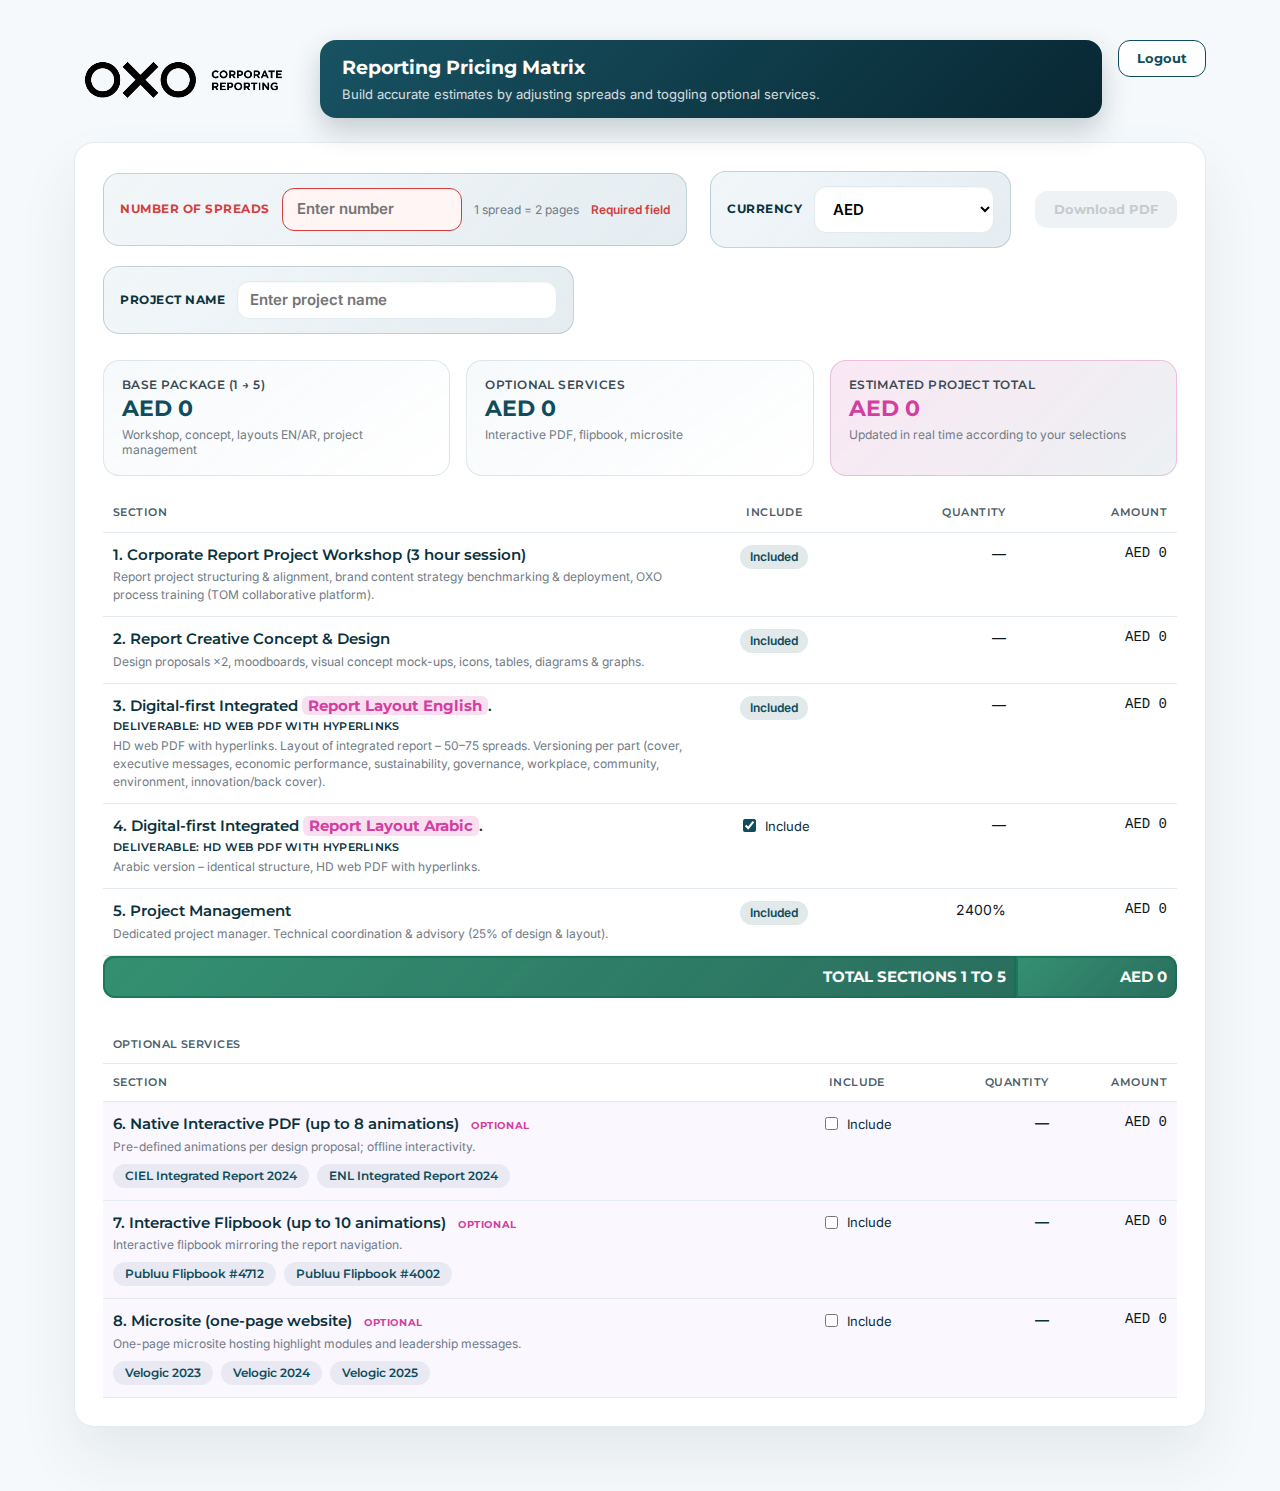
<file: index.html>
<!DOCTYPE html>
<html lang="en">
<head>
  <meta charset="utf-8" />
  <meta name="viewport" content="width=device-width,initial-scale=1" />
  <title>OXO Corporate Reporting – Pricing Matrix</title>
  <link rel="preconnect" href="https://fonts.googleapis.com">
  <link rel="preconnect" href="https://fonts.gstatic.com" crossorigin>
  <link href="https://fonts.googleapis.com/css2?family=Montserrat:wght@500;600;700&family=Inter:wght@400;500;600&display=swap" rel="stylesheet">
  <style>
    :root{
      --bg:#ffffff;
      --ink:#0b1824;
      --muted:#6f7b86;
      --line:#e3ebf0;
      --soft:#f6f9fb;
      --soft2:#eef4f7;
      --petrol:#0f4c5c;
      --petrol-dark:#09323d;
      --magenta:#d33fa0;
      --gold:#c6a25a;
    }
    *,*:before,*:after{box-sizing:border-box}
    body{margin:0;background:var(--soft);color:var(--ink);font-family:Inter,-apple-system,BlinkMacSystemFont,"Segoe UI",Roboto,"Helvetica Neue",Arial,sans-serif}
    .page{max-width:1180px;margin:40px auto 64px;padding:0 24px}
    header{display:flex;flex-wrap:wrap;align-items:center;gap:16px;margin-bottom:24px}
    header img{height:60px;object-fit:contain;margin:auto 0}
    .hero{flex:1 1 260px;background:linear-gradient(135deg,rgba(15,76,92,.96),#082733);color:#fff;padding:16px 22px;border-radius:16px;box-shadow:0 12px 28px rgba(9,46,57,.22)}
    .hero h1{margin:0 0 6px;font:700 19px/1.25 Montserrat,sans-serif}
    .hero p{margin:0;font-size:13px;opacity:.82}
    .workspace{background:#fff;border-radius:20px;border:1px solid var(--line);box-shadow:0 30px 60px rgba(9,46,57,.08);padding:28px}
    .toolbar{display:flex;flex-wrap:wrap;gap:16px;align-items:center;justify-content:space-between;margin-bottom:18px}
    .controls{display:flex;flex-wrap:wrap;gap:12px;align-items:center;padding:14px 16px;border-radius:16px;background:linear-gradient(135deg,rgba(241,247,249,0.95),rgba(227,235,240,0.92));border:1px solid rgba(15,76,92,0.2)}
    .controls label{font:700 12px/1 Montserrat;text-transform:uppercase;color:var(--petrol-dark);letter-spacing:.5px}
    .controls input[type=number],.controls select{width:180px;padding:12px 14px;font:600 15px/1.1 Inter;border-radius:12px;border:1.5px solid var(--line);background:#fff;box-shadow:inset 0 1px 2px rgba(15,76,92,.05)}
    .controls.is-missing input[type=number]{border-color:#d33f3f;background:#fff5f5}
    .controls.is-missing label{color:#d33f3f}
    .hint{font-size:12px;color:var(--muted)}
    .hint.required{color:#d33f3f;font-weight:600}
    .hint.required.hidden{display:none}
    .btn{appearance:none;border-radius:12px;padding:11px 18px;font:700 13px/1 Montserrat;border:1px solid var(--petrol);color:var(--petrol);background:#fff;cursor:pointer;transition:all .2s ease}
    .btn:hover{background:var(--petrol);color:#fff}
    .btn:disabled{opacity:.45;cursor:not-allowed;background:#dbe4e9;color:#7f8b94;border-color:#dbe4e9}
    table{width:100%;border-collapse:collapse}
    th,td{padding:12px 10px;vertical-align:top;border-bottom:1px solid var(--line)}
    th{text-align:left;font:600 11px/1.2 Montserrat;letter-spacing:.45px;color:#4a5e6a;text-transform:uppercase}
    td{font-size:14px;color:var(--ink)}
    .section-label{font:600 15px/1.3 Montserrat;margin-bottom:4px;color:var(--petrol-dark)}
    .section-note{font-size:12px;line-height:1.5;color:var(--muted)}
    .mono{font-variant-numeric:tabular-nums;font-feature-settings:"tnum";font-family:ui-monospace,SFMono-Regular,Menlo,Monaco,Consolas,monospace}
    .right{text-align:right}
    .stripe td{background:var(--soft2);font:700 14px/1 Montserrat}
    .summary-row td{
      background:linear-gradient(135deg,rgba(44,140,108,0.96),rgba(24,98,80,0.92));
      color:#ffffff;
      font:700 15px/1.2 Montserrat;
      text-transform:uppercase;
      border:0;
      box-shadow:inset 0 0 0 2px rgba(22,108,85,0.65);
    }
    .summary-row td:first-child{border-radius:12px 0 0 12px;padding-left:16px}
    .summary-row td:last-child{border-radius:0 12px 12px 0}
    .opt-row td{background:#fbf7ff}
    .opt-row--active td{background:#eef6f8}
    .opt-flag{display:inline-block;margin-left:8px;font:700 10px/1 Montserrat;letter-spacing:.6px;color:var(--magenta)}
    .opt-row--active .opt-flag{color:var(--petrol)}
    .highlight-magenta{display:inline-block;padding:0 6px;border-radius:6px;background:rgba(211,63,160,.16);color:var(--magenta);font-weight:700}
    .title-deliverable{display:block;margin-top:4px;font:600 11px/1.3 Montserrat;letter-spacing:.3px;color:var(--petrol-dark);text-transform:uppercase}
    .center{text-align:center}
    .include-cell{text-align:center}
    .include-toggle{display:inline-flex;align-items:center;gap:6px;font-size:13px;color:var(--petrol-dark)}
    .include-toggle input{accent-color:var(--petrol)}
    .include-toggle span{white-space:nowrap}
    .tag-included{display:inline-flex;align-items:center;padding:6px 10px;border-radius:999px;background:rgba(15,76,92,.12);font:600 12px/1 Inter;color:var(--petrol)}
    .opt-quantity{font-weight:600;color:var(--petrol-dark)}
    .totals-grid{margin:26px 0 18px;display:grid;gap:16px;grid-template-columns:repeat(auto-fit,minmax(220px,1fr))}
    .card{padding:18px;border-radius:16px;border:1px solid rgba(15,76,92,.12);background:linear-gradient(145deg,rgba(246,249,251,.96),rgba(255,255,255,.9))}
    .card-heading{font:600 12px/1 Montserrat;text-transform:uppercase;letter-spacing:.45px;color:#3a4a52;margin-bottom:6px}
    .card strong{display:block;font:700 22px/1.1 Montserrat;color:var(--petrol)}
    .card small{display:block;margin-top:6px;font-size:12px;color:var(--muted)}
    .grand{background:linear-gradient(135deg,rgba(211,63,160,.12),rgba(15,76,92,.08));border:1px solid rgba(211,63,160,.26)}
    .grand strong{color:var(--magenta)}
    .link-list{margin:8px 0 0;padding:0;list-style:none;display:flex;flex-wrap:wrap;gap:8px}
    .link-list li{margin:0}
    .link-list a{display:inline-flex;align-items:center;gap:6px;padding:6px 12px;border-radius:999px;background:rgba(15,76,92,.08);color:var(--petrol);font:600 12px/1 Montserrat;text-decoration:none;transition:all .2s ease}
    .link-list a:hover{background:rgba(15,76,92,.16);color:var(--petrol-dark)}
    .no-print{display:flex}
    .print-only{display:none}
    .controls input[type=text]{width:320px;padding:10px 12px;font:600 15px/1.1 Inter;border-radius:12px;border:1.5px solid var(--line);background:#fff;box-shadow:inset 0 1px 2px rgba(15,76,92,.05)}
    @media print{
      @page{
        margin:16mm 14mm 18mm;
      }
      body{
        background:#ffffff;
        color:#0b1824;
        font-family:Inter,"Helvetica Neue",Arial,sans-serif;
        font-size:13px;
      }
      .page{
        max-width:none;
        margin:0;
        padding:0;
      }
      header{
        margin-bottom:18px;
        align-items:flex-start;
      }
      header img{
        height:48px;
      }
      .hero{
        background:linear-gradient(135deg,rgba(15,76,92,.12),rgba(8,39,51,.08));
        color:#0b1824;
        border:1px solid rgba(15,76,92,.2);
        box-shadow:none;
      }
      .hero h1{
        font-size:20px;
        margin-bottom:8px;
      }
      .hero p{
        font-size:12px;
        opacity:.85;
      }
      .workspace{
        box-shadow:none;
        border:0;
        padding:0;
      }
      .no-print{display:none !important}
      .print-only{display:block !important;margin-bottom:16px;padding:12px 16px;background:#f5f8fa;border:1px solid rgba(15,76,92,.18);border-radius:12px}
      .print-only-label{font:700 11px/1 Montserrat;text-transform:uppercase;letter-spacing:.45px;color:#3a4a52;margin-bottom:4px}
      .print-only-value{font:600 15px/1.3 Inter;color:var(--petrol-dark)}
      .totals-grid{
        grid-template-columns:repeat(auto-fit,minmax(220px,1fr));
        gap:12px;
        margin:0 0 16px;
      }
      .card{
        border:1px solid rgba(15,76,92,.22);
        background:#f5f8fa;
        break-inside:avoid;
        padding:16px;
      }
      .card strong{
        font-size:20px;
      }
      table{
        page-break-inside:avoid;
        border:1px solid rgba(15,76,92,.18);
        border-radius:12px;
        overflow:hidden;
      }
      th,td{
        background:#fff !important;
        border-color:rgba(15,76,92,.18);
        padding:10px 12px;
      }
      .summary-row td{
        background:linear-gradient(135deg,rgba(44,140,108,.88),rgba(24,98,80,.82)) !important;
        color:#fff !important;
      }
      .opt-row:not(.opt-row--active){display:none !important}
      .include-toggle,
      .tag-included{display:none !important}
      #optionalTable.optional-empty{display:none !important}
    }
    @media(max-width:680px){
      header{flex-direction:column}
      .hero{width:100%}
      .controls input[type=number]{width:100%}
      .toolbar{align-items:stretch}
      .btn{width:100%;justify-content:center}
    }
    /* Login screen styles */
    .login-screen{display:flex;align-items:center;justify-content:center;min-height:100vh;background:var(--soft);padding:24px}
    .login-box{background:#fff;border-radius:20px;border:1px solid var(--line);box-shadow:0 30px 60px rgba(9,46,57,.08);padding:40px;max-width:400px;width:100%}
    .login-box h2{margin:0 0 8px;font:700 24px/1.25 Montserrat;color:var(--petrol-dark)}
    .login-box p{margin:0 0 24px;font-size:14px;color:var(--muted)}
    .login-form{display:flex;flex-direction:column;gap:16px}
    .login-form input{width:100%;padding:12px 14px;font:600 15px/1.1 Inter;border-radius:12px;border:1.5px solid var(--line);background:#fff;box-shadow:inset 0 1px 2px rgba(15,76,92,.05)}
    .login-form input:focus{outline:none;border-color:var(--petrol)}
    .login-error{display:none;padding:12px;background:#fff5f5;border:1px solid #d33f3f;border-radius:8px;color:#d33f3f;font-size:13px;margin-top:-8px}
    .login-error.show{display:block}
    .main-content{display:none}
    .main-content.authenticated{display:block}
  </style>
</head>
<body>
  <!-- Login Screen -->
  <div class="login-screen" id="loginScreen">
    <div class="login-box">
      <h2>Secure Access</h2>
      <p>Please log in to access the pricing matrix.</p>
      <form class="login-form" id="loginForm">
        <input type="text" id="username" placeholder="Username" required autocomplete="username">
        <input type="password" id="password" placeholder="Password" required autocomplete="current-password">
        <button type="submit" class="btn" style="width:100%">Log in</button>
        <div class="login-error" id="loginError">Incorrect username or password</div>
      </form>
    </div>
  </div>

  <!-- Main Content (hidden until authenticated) -->
  <div class="main-content" id="mainContent">
  <div class="page">
    <header>
      <img src="LOGO/OXO_CORPORATE_REPORTING_BLACK.png" alt="OXO Corporate Reporting">
      <div class="hero">
        <h1>Reporting Pricing Matrix</h1>
        <p>Build accurate estimates by adjusting spreads and toggling optional services.</p>
      </div>
      <button class="btn" id="logoutBtn" style="margin-left:auto;align-self:flex-start;" title="Log out">Logout</button>
    </header>

    <div class="workspace">
      <div class="print-only" id="printProjectRef">
        <div class="print-only-label">Project Name</div>
        <div class="print-only-value" id="printProjectRefValue">—</div>
      </div>
      
      <div class="toolbar no-print">
        <div class="controls" id="spreadControl">
          <label for="spreads">Number of spreads</label>
          <input id="spreads" type="number" min="0" step="1" value="" placeholder="Enter number" aria-label="Number of spreads" required>
          <div class="hint">1 spread = 2 pages</div>
          <div class="hint required hidden" id="spreadHint">Required field</div>
        </div>
        <div class="controls">
          <label for="currencySelect">Currency</label>
          <select id="currencySelect" aria-label="Select currency">
            <option value="USD">USD</option>
            <option value="AED" selected>AED</option>
          </select>
        </div>
        <button class="btn" id="exportBtn" title="Export as PDF">Download PDF</button>
      </div>
      
      <div class="toolbar no-print" style="margin-top:12px">
        <div class="controls" id="projectNameControl">
          <label for="projectName">Project name</label>
          <input id="projectName" type="text" placeholder="Enter project name" aria-label="Project name">
        </div>
      </div>

      <div class="totals-grid">
        <div class="card">
          <div class="card-heading">Base package (1 → 5)</div>
          <strong id="totalBase">USD 0</strong>
          <small>Workshop, concept, layouts EN/AR, project management</small>
        </div>
        <div class="card">
          <div class="card-heading">Optional services</div>
          <strong id="totalOptions">USD 0</strong>
          <small>Interactive PDF, flipbook, microsite</small>
        </div>
        <div class="card grand">
          <div class="card-heading">Estimated project total</div>
          <strong id="totalGrand">USD 0</strong>
          <small>Updated in real time according to your selections</small>
        </div>
      </div>

      <table>
        <thead>
          <tr>
            <th style="width:55%">Section</th>
            <th class="center" style="width:15%">Include</th>
            <th class="right" style="width:15%">Quantity</th>
            <th class="right" style="width:15%">Amount</th>
          </tr>
        </thead>
        <tbody id="rows"></tbody>
      </table>

      <table id="optionalTable" style="margin-top:28px">
        <thead>
          <tr>
            <th colspan="4">Optional services</th>
          </tr>
          <tr>
            <th>Section</th>
            <th class="center">Include</th>
            <th class="right">Quantity</th>
            <th class="right">Amount</th>
          </tr>
        </thead>
        <tbody id="rowsOptional"></tbody>
      </table>
    </div>
  </div>
  </div>

  <!-- Authentication Script (must run first) -->
  <script>
    (function() {
      // Attendre que le DOM soit chargé
      if (document.readyState === 'loading') {
        document.addEventListener('DOMContentLoaded', initAuth);
      } else {
        initAuth();
      }

      function initAuth() {
        const AUTH_SHEET_CSV = 'https://docs.google.com/spreadsheets/d/1w9ni9chAIuGjorkZzLlYiqcy9hHl_cmUDDSiQPGiAx8/gviz/tq?tqx=out:csv&gid=659672234';
        const AUTH_STORAGE_KEY = 'matrix_spreads_auth';
        const AUTH_SESSION_DURATION = 24 * 60 * 60 * 1000; // 24 heures

        const loginScreen = document.getElementById('loginScreen');
        const mainContent = document.getElementById('mainContent');
        const loginForm = document.getElementById('loginForm');
        const loginError = document.getElementById('loginError');

        if (!loginScreen || !mainContent || !loginForm) {
          console.error('Auth elements not found!');
          return;
        }

        // Vérifier si l'utilisateur est déjà authentifié
        function checkAuth() {
          const authData = localStorage.getItem(AUTH_STORAGE_KEY);
          if (!authData) return false;

          try {
            const { username, timestamp } = JSON.parse(authData);
            const now = Date.now();
            
            // Vérifier si la session est expirée (24h)
            if (now - timestamp > AUTH_SESSION_DURATION) {
              localStorage.removeItem(AUTH_STORAGE_KEY);
              return false;
            }
            
            return username;
          } catch (e) {
            localStorage.removeItem(AUTH_STORAGE_KEY);
            return false;
          }
        }

        // Charger la liste des utilisateurs autorisés depuis le Google Sheet
        async function loadAuthorizedUsers() {
          try {
            const res = await fetch(AUTH_SHEET_CSV, { cache: 'no-store' });
            if (!res.ok) throw new Error('Failed to load users');
            const csv = await res.text();
            const lines = csv.trim().split(/\r?\n/);
            
            // Ignorer la première ligne (en-têtes)
            lines.shift();
            
            const users = new Map();
            lines.forEach(line => {
              const [user, password] = line.split(',').map(cell => 
                cell.replace(/^"|"$/g, '').trim()
              );
              if (user && password) {
                users.set(user.toLowerCase(), password);
              }
            });
            
            return users;
          } catch (err) {
            console.error('Error loading authorized users:', err);
            return new Map();
          }
        }

        // Authentifier l'utilisateur
        async function authenticate(username, password) {
          const authorizedUsers = await loadAuthorizedUsers();
          const userKey = username.toLowerCase();
          
          if (authorizedUsers.has(userKey) && authorizedUsers.get(userKey) === password) {
            // Stocker l'authentification
            localStorage.setItem(AUTH_STORAGE_KEY, JSON.stringify({
              username: userKey,
              timestamp: Date.now()
            }));
            return true;
          }
          return false;
        }

        // Afficher le contenu principal
        function showMainContent() {
          loginScreen.style.display = 'none';
          mainContent.classList.add('authenticated');
          // Initialiser l'application une fois authentifié
          if (typeof window.initApp === 'function') {
            window.initApp();
          }
        }

        // Afficher l'écran de login
        function showLoginScreen() {
          loginScreen.style.display = 'flex';
          mainContent.classList.remove('authenticated');
          localStorage.removeItem(AUTH_STORAGE_KEY);
        }

        // Gérer le formulaire de login
        loginForm.addEventListener('submit', async (e) => {
          e.preventDefault();
          loginError.classList.remove('show');
          
          const username = document.getElementById('username').value.trim();
          const password = document.getElementById('password').value;
          
          if (!username || !password) {
            loginError.classList.add('show');
            return;
          }
          
          const isValid = await authenticate(username, password);
          
          if (isValid) {
            showMainContent();
          } else {
            loginError.classList.add('show');
            document.getElementById('password').value = '';
          }
        });

        // Exposer checkAuth globalement pour initApp (AVANT la vérification)
        window.checkAuth = checkAuth;

        // Détecter si on est en local (file:// ou localhost)
        function isLocal() {
          const hostname = window.location.hostname;
          const protocol = window.location.protocol;
          return protocol === 'file:' || hostname === 'localhost' || hostname === '127.0.0.1' || hostname === '';
        }

        // Vérifier l'authentification au chargement
        if (isLocal()) {
          console.log('Local environment detected - bypassing authentication');
          showMainContent();
        } else {
          const authenticatedUser = checkAuth();
          console.log('Auth check result:', authenticatedUser);
          
          if (authenticatedUser) {
            console.log('User authenticated, showing main content');
            showMainContent();
          } else {
            console.log('User not authenticated, showing login screen');
            showLoginScreen();
          }
        }

        // Bouton de déconnexion
        const logoutBtn = document.getElementById('logoutBtn');
        if (logoutBtn) {
          logoutBtn.addEventListener('click', () => {
            if (confirm('Are you sure you want to log out?')) {
              showLoginScreen();
            }
          });
        }
      }
    })();
  </script>

  <!-- Main Application Script (only runs if authenticated) -->
  <script>
    function initApp() {
    const PRICES = {
      workshop_fixed: 300,
      design_per_spread: 53,
      layout_en_per_spread: 43,
      layout_ar_per_spread: 47,
      pm_per_spread: 24,
      interactive_pdf_per_spread: 33,
      flipbook_per_spread: 45,
      microsite_fixed: 3800
    };

    const SHEET_CSV = 'https://docs.google.com/spreadsheets/d/1w9ni9chAIuGjorkZzLlYiqcy9hHl_cmUDDSiQPGiAx8/gviz/tq?tqx=out:csv&gid=619171879';
    // Onglet "Devises" pour les taux de change - GID à remplacer par celui de l'onglet "Devises"
    const CURRENCY_SHEET_CSV = 'https://docs.google.com/spreadsheets/d/1w9ni9chAIuGjorkZzLlYiqcy9hHl_cmUDDSiQPGiAx8/gviz/tq?tqx=out:csv&gid=1246682262';

    let currentCurrency = 'AED';
    let exchangeRates = { USD: 1, AED: 1 }; // Taux par défaut = 1 si non trouvé dans le sheet
    let minimums = {}; // Minimums par service (ex: { 'design_per_spread': 1800 })

    const fmt = (n, currency = currentCurrency) => {
      return new Intl.NumberFormat('en-US', {style: 'currency', currency: currency, maximumFractionDigits: 0}).format(n);
    };

    const convertAmount = (amountUSD) => {
      const rate = exchangeRates[currentCurrency] || 1;
      if (currentCurrency !== 'USD') {
        console.log(`Converting ${amountUSD} USD to ${currentCurrency} (rate: ${rate}) = ${amountUSD * rate}`);
      }
      return amountUSD * rate;
    };

    const spreadsEl = document.getElementById('spreads');
    const exportBtn = document.getElementById('exportBtn');
    const controlsBox = document.getElementById('spreadControl');
    const spreadHint = document.getElementById('spreadHint');
    const currencySelect = document.getElementById('currencySelect');
    const rowsEl = document.getElementById('rows');
    const rowsOptEl = document.getElementById('rowsOptional');
    const optionalTable = document.getElementById('optionalTable');
    const totalBaseEl = document.getElementById('totalBase');
    const totalOptionsEl = document.getElementById('totalOptions');
    const totalGrandEl = document.getElementById('totalGrand');

    const toggles = {
      opt6: false,
      opt7: false,
      opt8: false
    };
    let includeArabic = true;

    const BASE_SERVICES = [
      {
        id: 'base1',
        title: '1. Corporate Report Project Workshop (3 hour session)',
        key: 'workshop_fixed',
        type: 'fixed',
        description: 'Report project structuring & alignment, brand content strategy benchmarking & deployment, OXO process training (TOM collaborative platform).',
        quantity: () => '—'
      },
      {
        id: 'base2',
        title: '2. Report Creative Concept & Design',
        key: 'design_per_spread',
        type: 'per_spread',
        description: 'Design proposals ×2, moodboards, visual concept mock-ups, icons, tables, diagrams & graphs.'
      },
      {
        id: 'base3',
        title: '3. Digital-first Integrated <span class="highlight-magenta">Report Layout English</span>.<span class="title-deliverable">Deliverable: HD Web PDF with hyperlinks</span>',
        key: 'layout_en_per_spread',
        type: 'per_spread',
        description: 'HD web PDF with hyperlinks. Layout of integrated report – 50–75 spreads. Versioning per part (cover, executive messages, economic performance, sustainability, governance, workplace, community, environment, innovation/back cover).'
      },
      {
        id: 'base4',
        title: '4. Digital-first Integrated <span class="highlight-magenta">Report Layout Arabic</span>.<span class="title-deliverable">Deliverable: HD Web PDF with hyperlinks</span>',
        key: 'layout_ar_per_spread',
        type: 'per_spread',
        description: 'Arabic version – identical structure, HD web PDF with hyperlinks.'
      },
      {
        id: 'base5',
        title: '5. Project Management',
        key: 'pm_per_spread',
        type: 'per_spread',
        description: 'Dedicated project manager. Technical coordination & advisory (25% of design & layout).'
      }
    ];

    const OPTIONAL_SERVICES = [
      {
        id: 'opt6',
        title: '6. Native Interactive PDF (up to 8 animations)',
        key: 'interactive_pdf_per_spread',
        type: 'optional_per_spread',
        description: 'Pre-defined animations per design proposal; offline interactivity.',
        links: [
          ['CIEL Integrated Report 2024', 'https://www.cielgroup.com/sites/default/files/2024-11/CIEL_%20Annual%20Integrated%20Report%20_2024.pdf'],
          ['ENL Integrated Report 2024', 'https://www.enl.mu/media/u0nlqn3i/enl-integrated-report-2024.pdf']
        ]
      },
      {
        id: 'opt7',
        title: '7. Interactive Flipbook (up to 10 animations)',
        key: 'flipbook_per_spread',
        type: 'optional_per_spread',
        description: 'Interactive flipbook mirroring the report navigation.',
        links: [
          ['Publuu Flipbook #4712', 'https://publuu.com/flip-book/4712/9016/page/1?cover'],
          ['Publuu Flipbook #4002', 'https://publuu.com/flip-book/4002/120275/page/1?cover']
        ]
      },
      {
        id: 'opt8',
        title: '8. Microsite (one-page website)',
        key: 'microsite_fixed',
        type: 'optional_fixed',
        description: 'One-page microsite hosting highlight modules and leadership messages.',
        links: [
          ['Velogic 2023', 'https://integratedreport.velogic.net/2023/'],
          ['Velogic 2024', 'https://integratedreport.velogic.net/2024/'],
          ['Velogic 2025', 'https://integratedreport.velogic.net/2025/']
        ],
        quantity: () => '1 project'
      }
    ];

    const normalizeLabel = (label = '') => label
      .normalize('NFKD')
      .replace(/[\u0300-\u036f]/g, '')
      .toLowerCase()
      .replace(/[^a-z0-9]+/g, '');

    function calculateAmount(value, type, spreads) {
      if (typeof value !== 'number' || Number.isNaN(value)) return 0;
      return type.includes('fixed') ? value : value * spreads;
    }

    function formatQuantity(service, spreads) {
      if (typeof service.quantity === 'function') {
        return service.quantity(spreads);
      }
      if (service.type.includes('per_spread')) {
        if (spreads <= 0) return '—';
        const unit = spreads === 1 ? 'spread' : 'spreads';
        return `${spreads} ${unit}`;
      }
      if (service.type.includes('fixed')) {
        if (spreads <= 0) return '—';
        return '1 project';
      }
      return '—';
    }

    function linkList(items) {
      if (!items || !items.length) return '';
      return `<ul class="link-list">${items.map(([label, url]) => `<li><a href="${url}" target="_blank" rel="noopener">${label}</a></li>`).join('')}</ul>`;
    }

    function row(title, desc, includeHtml, qty, amount) {
      return `<tr>
        <td>
          <div class="section-label">${title}</div>
          ${desc ? `<div class="section-note">${desc}</div>` : ''}
        </td>
        <td class="include-cell">${includeHtml}</td>
        <td class="right">${qty}</td>
        <td class="right mono">${fmt(amount)}</td>
      </tr>`;
    }

    function optRow(service, detail, qty, amount, include) {
      return `<tr class="opt-row${include ? ' opt-row--active' : ''}">
        <td>
          <div class="section-label">${service.title} <span class="opt-flag">OPTIONAL</span></div>
          ${detail ? `<div class="section-note">${detail}</div>` : ''}
        </td>
        <td class="include-cell">
          <label class="include-toggle">
            <input type="checkbox" id="${service.id}" ${include ? 'checked' : ''}>
            <span>Include</span>
          </label>
        </td>
        <td class="right opt-quantity">${qty}</td>
        <td class="right mono">${fmt(amount)}</td>
      </tr>`;
    }

    function renderBaseRows(spreads, optionalTotals = {}) {
      let subtotal = 0;
      const amountByIdUSD = {};
      const html = BASE_SERVICES.map(service => {
        const unit = PRICES[service.key];
        const isOptionalArabic = service.id === 'base4';
        const isIncluded = isOptionalArabic ? includeArabic : true;
        const includeMarkup = isOptionalArabic
          ? `<label class="include-toggle"><input type="checkbox" id="includeArabic" ${includeArabic ? 'checked' : ''}><span>Include</span></label>`
          : '<span class="tag-included">Included</span>';
        const qtyRaw = formatQuantity(service, spreads);
        let qtyDisplay = isIncluded ? qtyRaw : '—';
        let amountUSD = 0;
        let description = service.description;
        if (service.id === 'base3' && spreads > 0 && typeof description === 'string') {
          const spreadText = `${spreads} ${spreads === 1 ? 'spread' : 'spreads'}`;
          description = description.replace(/50–75 spreads/gi, `${spreadText}`);
        }

        if (isIncluded) {
          if (service.id === 'base5') {
            const eligibleTotalUSD =
              (amountByIdUSD['base2'] || 0) +
              (amountByIdUSD['base3'] || 0) +
              (amountByIdUSD['base4'] || 0) +
              (optionalTotals['opt6'] || 0) +
              (optionalTotals['opt7'] || 0) +
              (optionalTotals['opt8'] || 0);
            // Utiliser le pourcentage depuis PRICES (chargé depuis le Google Sheet)
            // Vérifier si la valeur existe dans PRICES (même si c'est 0)
            const pmPercentage = (service.key in PRICES) ? PRICES[service.key] : 0.25; // Par défaut 25% si non trouvé
            console.log(`💰 Project Management calculation: eligibleTotalUSD=${eligibleTotalUSD}, pmPercentage=${pmPercentage} (${pmPercentage * 100}%)`);
            amountUSD = eligibleTotalUSD * pmPercentage;
            qtyDisplay = `${Math.round(pmPercentage * 100)}%`;
          } else {
            amountUSD = calculateAmount(unit, service.type, spreads);
            if (spreads <= 0 && service.type.includes('fixed')) {
              amountUSD = 0;
            }
            if (service.id === 'base2' && spreads > 0) {
              const minPrice = minimums[service.key];
              if (minPrice && minPrice > 0) {
                amountUSD = Math.max(amountUSD, minPrice);
              }
            }
          }
        }
        amountByIdUSD[service.id] = amountUSD;
        const amountDisplay = convertAmount(amountUSD);
        subtotal += amountDisplay;
        return row(service.title, description, includeMarkup, qtyDisplay, amountDisplay);
      }).join('');

      const subtotalRow = `<tr class="summary-row"><td colspan="3" class="right">TOTAL SECTIONS 1 TO 5</td><td class="right mono">${fmt(subtotal)}</td></tr>`;
      return { html: html + subtotalRow, subtotal };
    }

    function renderOptionalRows(spreads) {
      let total = 0;
      let hasActive = false;
      const totalsById = {};
      const html = OPTIONAL_SERVICES.map(service => {
        const unit = PRICES[service.key];
        const quantityRaw = formatQuantity(service, spreads);
        const include = Boolean(toggles[service.id]);
        const qty = include ? quantityRaw : '—';
        let amountUSD = include ? calculateAmount(unit, service.type, spreads) : 0;
        const amountDisplay = convertAmount(amountUSD);
        totalsById[service.id] = amountUSD;
        if (include) {
          total += amountDisplay;
          hasActive = true;
        }
        const detail = service.description + (service.links ? linkList(service.links) : '');
        return optRow(service, detail, qty, amountDisplay, include);
      }).join('');
      return { html, total, hasActive, totalsById };
    }

    function attachBaseHandlers() {
      const checkbox = document.getElementById('includeArabic');
      if (checkbox) {
        checkbox.addEventListener('change', (event) => {
          includeArabic = event.target.checked;
          render();
        });
      }
    }

    function attachOptionHandlers() {
      OPTIONAL_SERVICES.forEach(service => {
        const checkbox = document.getElementById(service.id);
        if (checkbox) {
          checkbox.addEventListener('change', (event) => {
            toggles[service.id] = event.target.checked;
            render();
          });
        }
      });
    }

    function render() {
      const raw = (spreadsEl.value || '').trim();
      const parsed = Number(raw);
      const missing = raw === '' || Number.isNaN(parsed) || parsed <= 0;
      const spreads = missing ? 0 : Math.max(0, parsed);

      controlsBox.classList.toggle('is-missing', missing);
      spreadHint.classList.toggle('hidden', !missing);
      exportBtn.disabled = missing;

      const optional = renderOptionalRows(spreads);
      const base = renderBaseRows(spreads, optional.totalsById);

      rowsEl.innerHTML = base.html;
      rowsOptEl.innerHTML = optional.html;
      optionalTable.classList.toggle('optional-empty', !optional.hasActive);

      totalBaseEl.textContent = fmt(base.subtotal);
      totalOptionsEl.textContent = fmt(optional.total);
      totalGrandEl.textContent = fmt(base.subtotal + optional.total);

      attachBaseHandlers();
      attachOptionHandlers();
    }

    ['input','change','keyup','blur','paste'].forEach(evt => spreadsEl.addEventListener(evt, render));

    if (currencySelect) {
      currencySelect.addEventListener('change', (event) => {
        currentCurrency = event.target.value;
        render();
      });
    }

    exportBtn.addEventListener('click', () => {
      window.print();
    });

    render();

    // Fonction pour charger les taux de change depuis l'onglet "Devises"
    async function loadExchangeRates() {
      try {
        const res = await fetch(CURRENCY_SHEET_CSV, { cache: 'no-store' });
        if (!res.ok) throw new Error('fetch failed');
        const csv = await res.text();
        const lines = csv.trim().split(/\r?\n/);
        lines.shift();
        const rows = lines.map(line => line.split(/,(?=(?:[^\"]*\"[^\"]*\")*[^\"]*$)/).map(cell => cell.replace(/^\"|\"$/g, '').trim()))
          .filter(cols => cols.length >= 4);

        rows.forEach(([section, label, type, price]) => {
          // Gérer les nombres avec virgule (format européen) ou point (format US)
          // Ex: "3,61" ou "3.61" → 3.61
          let cleaned = (price || '').trim();
          // Remplacer la virgule par un point pour le parsing
          cleaned = cleaned.replace(/,/g, '.');
          // Garder seulement les chiffres, points et tirets
          cleaned = cleaned.replace(/[^\d.-]/g, '');
          const numeric = cleaned === '' ? NaN : Number(cleaned);
          const labelUpper = (label || '').toUpperCase().trim();
          
          // Détection du code devise dans le label (AED, EUR, etc.)
          const currencyCode = labelUpper.match(/\b(USD|AED|EUR|GBP|JPY|CHF|CAD|AUD)\b/);
          if (currencyCode && !Number.isNaN(numeric) && numeric > 0) {
            exchangeRates[currencyCode[1]] = numeric;
            console.log(`✓ Exchange rate loaded from "Devises" tab: ${currencyCode[1]} = ${numeric}`);
          } else if (labelUpper.trim().match(/^(USD|AED|EUR|GBP|JPY|CHF|CAD|AUD)$/) && !Number.isNaN(numeric) && numeric > 0) {
            // Si le label est directement un code devise
            const code = labelUpper.trim();
            exchangeRates[code] = numeric;
            console.log(`✓ Exchange rate loaded (direct): ${code} = ${numeric}`);
          }
        });
      } catch (err) {
        console.warn('Unable to load exchange rates from "Devises" tab:', err);
      }
    }

    (async function loadPrices() {
      try {
        // Ajouter un timestamp pour forcer le rechargement
        const timestamp = new Date().getTime();
        const urlWithCache = `${SHEET_CSV}&t=${timestamp}`;
        console.log(`🔗 Fetching prices from: ${SHEET_CSV}`);
        const res = await fetch(urlWithCache, { cache: 'no-store' });
        if (!res.ok) throw new Error('fetch failed');
        const csv = await res.text();
        const lines = csv.trim().split(/\r?\n/);
        lines.shift();
        const rows = lines.map(line => line.split(/,(?=(?:[^\"]*\"[^\"]*\")*[^\"]*$)/).map(cell => cell.replace(/^\"|\"$/g, '').trim()))
          .filter(cols => cols.length >= 4);

        const byLabel = new Map();
        console.log('📊 Loading prices from Google Sheet (GID: 619171879)...');
        console.log(`📋 Total rows found: ${rows.length}`);
        rows.forEach(([section, label, type, price]) => {
          // Gérer les nombres avec virgule (format européen) ou point (format US)
          let cleaned = (price || '').trim();
          cleaned = cleaned.replace(/,/g, '.'); // Convertir virgule en point
          cleaned = cleaned.replace(/[^\d.-]/g, ''); // Garder seulement chiffres, points, tirets
          const numeric = cleaned === '' ? NaN : Number(cleaned);
          const slug = normalizeLabel(label);
          
          // Charger les minimums depuis la section "MINIMUMS"
          const sectionUpper = (section || '').toUpperCase().trim();
          if (sectionUpper === 'MINIMUMS' || sectionUpper === 'MINIMUM') {
            const labelSlug = normalizeLabel(label);
            const minKeyMap = {
              [normalizeLabel('Report Creative Concept & Design')]: 'design_per_spread'
            };
            const minKey = minKeyMap[labelSlug];
            if (minKey && !Number.isNaN(numeric) && numeric > 0) {
              minimums[minKey] = numeric;
              console.log(`✓ Minimum loaded from Google Sheet: ${minKey} = ${numeric}`);
            }
          } else if (!Number.isNaN(numeric) && slug) {
            byLabel.set(slug, { type, price: numeric });
            console.log(`  → Found: "${label}" → slug: "${slug}" → price: ${numeric}`);
          }
        });
        
        console.log(`📦 Total prices loaded in byLabel: ${byLabel.size}`);
        console.log('📋 All slugs found in Google Sheet:', Array.from(byLabel.keys()));

        const labelToKey = {
          [normalizeLabel('Corporate Report Project Workshop')]: 'workshop_fixed',
          [normalizeLabel('Report Creative Concept & Design')]: 'design_per_spread',
          [normalizeLabel('Digital-first Integrated Report Layout – English')]: 'layout_en_per_spread',
          [normalizeLabel('Digital-first Integrated Report Layout – Arabic')]: 'layout_ar_per_spread',
          [normalizeLabel('Project Management')]: 'pm_per_spread',
          [normalizeLabel('Native Interactive PDF')]: 'interactive_pdf_per_spread',
          [normalizeLabel('Interactive Flipbook')]: 'flipbook_per_spread',
          [normalizeLabel('Microsite')]: 'microsite_fixed'
        };
        
        console.log('🔍 Expected slugs for mapping:', Object.keys(labelToKey));

        Object.entries(labelToKey).forEach(([slug, key]) => {
          const record = byLabel.get(slug);
          console.log(`🔍 Checking: key="${key}", slug="${slug}", found=${!!record}`);
          if (record) {
            if (key === 'pm_per_spread') {
              // Pour Project Management, le prix peut être un pourcentage (ex: 25 pour 25%)
              // Si c'est un pourcentage, on le stocke tel quel, sinon on le convertit
              let pmValue = record.price;
              console.log(`📊 Project Management raw value from sheet: ${pmValue}`);
              // Si la valeur est > 1, c'est probablement un pourcentage (ex: 25 pour 25%)
              // Si c'est <= 1, c'est probablement un ratio (ex: 0.25 pour 25%)
              if (pmValue > 1 && pmValue <= 100) {
                pmValue = pmValue / 100; // Convertir 25 en 0.25
                console.log(`📊 Converted ${record.price} to ${pmValue} (percentage format)`);
              }
              // Accepter 0 comme valeur valide
              PRICES[key] = pmValue;
              console.log(`✓ Project Management percentage updated: ${key} = ${pmValue} (${pmValue * 100}%) from slug: "${slug}"`);
            } else {
              PRICES[key] = record.price;
              console.log(`✓ Price updated: ${key} = ${record.price} (from slug: "${slug}")`);
            }
          } else if (key !== 'pm_per_spread') {
            console.warn(`⚠️ Price NOT found for: ${key} (slug: "${slug}") - using default: ${PRICES[key]}`);
          } else {
            console.warn(`⚠️ Project Management percentage NOT found (slug: "${slug}") - using default: 25%`);
            console.warn(`   Available slugs in sheet:`, Array.from(byLabel.keys()));
          }
        });
        
        console.log('✅ Prices loaded from Google Sheet');
        console.log('📊 Final PRICES object:', PRICES);
      } catch (err) {
        console.warn('Unable to load Google Sheet:', err);
      }
      
      // Charger les taux de change depuis l'onglet "Devises"
      await loadExchangeRates();
      
      console.log('Exchange rates loaded:', exchangeRates);
      if (!exchangeRates['AED'] || exchangeRates['AED'] === 1) {
        console.error('❌ AED exchange rate NOT FOUND in "Devises" tab!');
        console.error('Check that the "Devises" tab contains: Label=AED, Unit Price=taux');
        console.error('Current exchangeRates:', exchangeRates);
      } else {
        console.log('✓ AED rate loaded:', exchangeRates['AED']);
      }
      
      render();
    })();
    }

    // Exposer initApp globalement
    window.initApp = initApp;

    // Handle project name input
    (function() {
      function initProjectName() {
        const projectNameInput = document.getElementById('projectName');
        const printProjectRefValue = document.getElementById('printProjectRefValue');
        
        if (projectNameInput && printProjectRefValue) {
          function updatePrintProjectRef() {
            const value = projectNameInput.value.trim();
            printProjectRefValue.textContent = value || '—';
          }
          
          projectNameInput.addEventListener('input', updatePrintProjectRef);
          projectNameInput.addEventListener('change', updatePrintProjectRef);
          updatePrintProjectRef(); // Initialize
        }
      }
      
      // Initialize when DOM is ready
      if (document.readyState === 'loading') {
        document.addEventListener('DOMContentLoaded', initProjectName);
      } else {
        initProjectName();
      }
    })();

    // Initialiser l'application seulement si authentifié au chargement
    // Attendre que checkAuth soit disponible (exposé par le script d'authentification)
    if (typeof window.checkAuth === 'function' && window.checkAuth()) {
      initApp();
    } else {
      console.log('App not initialized - user not authenticated');
    }
  </script>
</body>
</html>
</file>
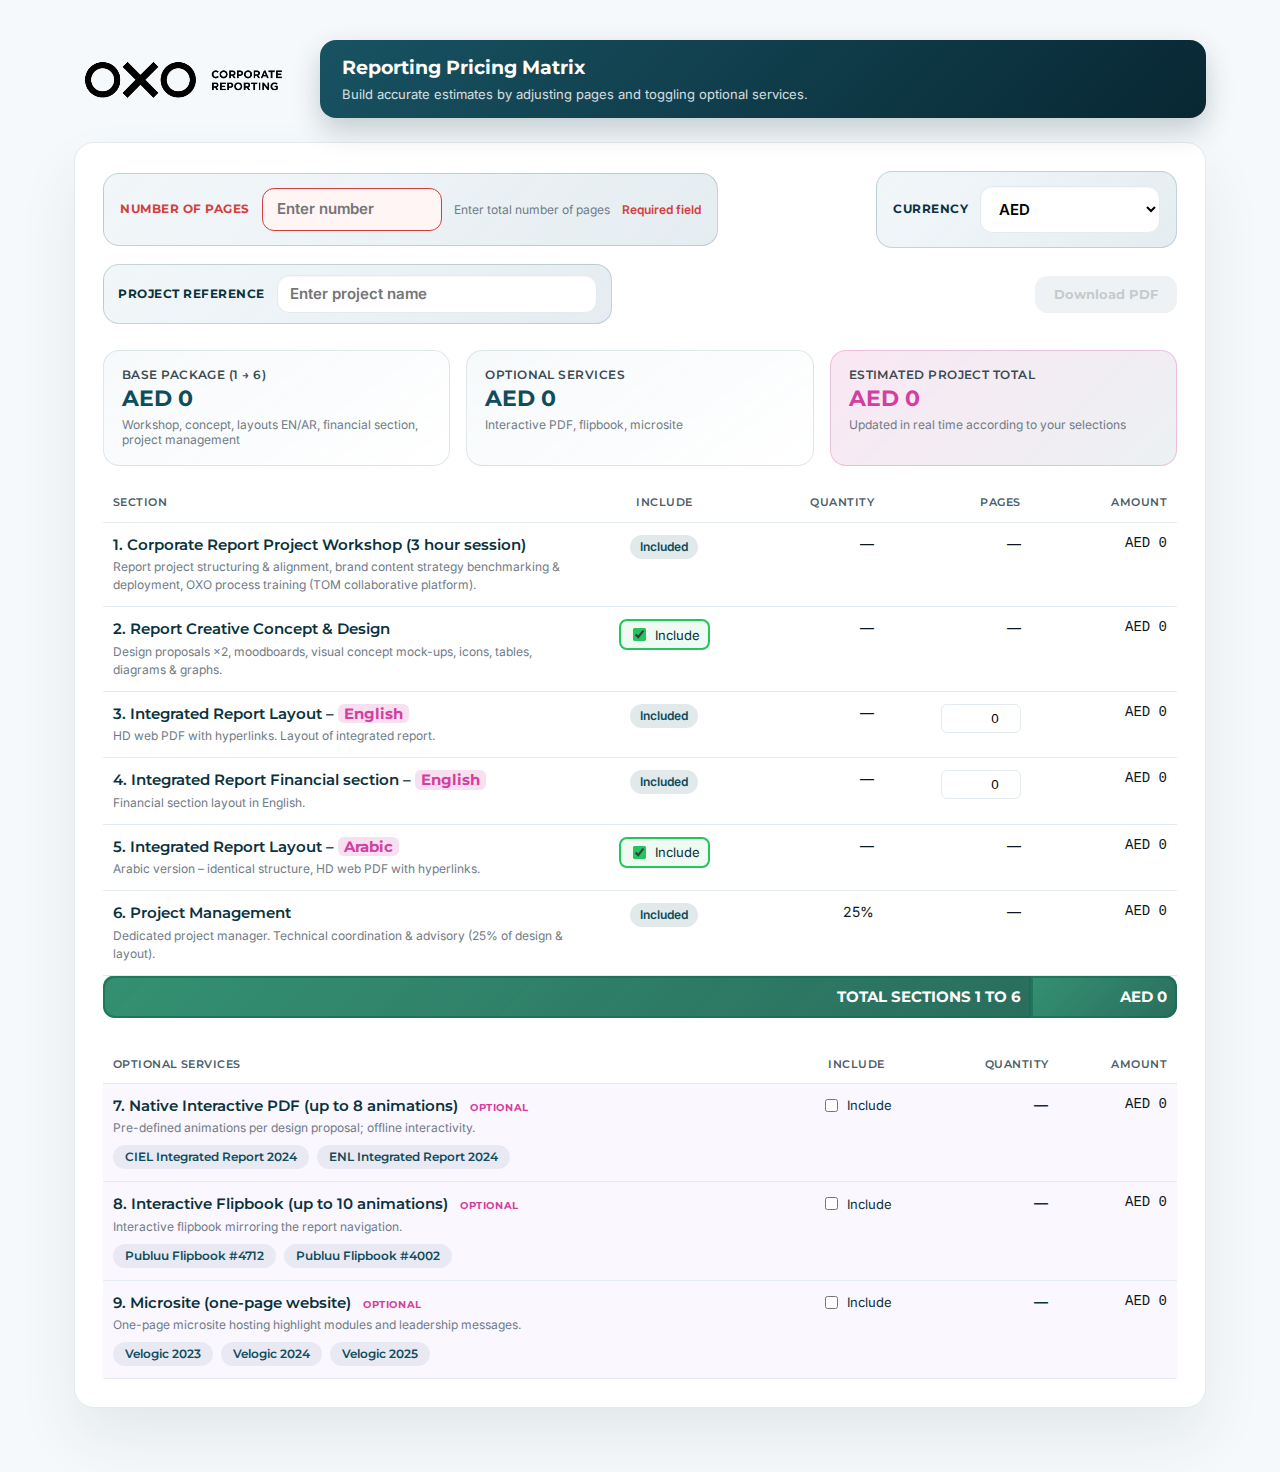
<file: _quote_pages_reporting/index.html>
<!DOCTYPE html>
<html lang="en">
<head>
  <meta charset="utf-8" />
  <meta name="viewport" content="width=device-width,initial-scale=1" />
  <title>OXO Corporate Reporting – Pricing Matrix (Pages)</title>
  <link rel="preconnect" href="https://fonts.googleapis.com">
  <link rel="preconnect" href="https://fonts.gstatic.com" crossorigin>
  <link href="https://fonts.googleapis.com/css2?family=Montserrat:wght@500;600;700&family=Inter:wght@400;500;600&display=swap" rel="stylesheet">
  <style>
    :root{
      --bg:#ffffff;
      --ink:#0b1824;
      --muted:#6f7b86;
      --line:#e3ebf0;
      --soft:#f6f9fb;
      --soft2:#eef4f7;
      --petrol:#0f4c5c;
      --petrol-dark:#09323d;
      --magenta:#d33fa0;
      --gold:#c6a25a;
    }
    *,*:before,*:after{box-sizing:border-box}
    body{margin:0;background:var(--soft);color:var(--ink);font-family:Inter,-apple-system,BlinkMacSystemFont,"Segoe UI",Roboto,"Helvetica Neue",Arial,sans-serif}
    .page{max-width:1180px;margin:40px auto 64px;padding:0 24px}
    header{display:flex;flex-wrap:wrap;align-items:center;gap:16px;margin-bottom:24px}
    header img{height:60px;object-fit:contain;margin:auto 0}
    .hero{flex:1 1 260px;background:linear-gradient(135deg,rgba(15,76,92,.96),#082733);color:#fff;padding:16px 22px;border-radius:16px;box-shadow:0 12px 28px rgba(9,46,57,.22)}
    .hero h1{margin:0 0 6px;font:700 19px/1.25 Montserrat,sans-serif}
    .hero p{margin:0;font-size:13px;opacity:.82}
    .workspace{background:#fff;border-radius:20px;border:1px solid var(--line);box-shadow:0 30px 60px rgba(9,46,57,.08);padding:28px}
    .toolbar{display:flex;flex-wrap:wrap;gap:16px;align-items:center;justify-content:space-between;margin-bottom:18px}
    .controls{display:flex;flex-wrap:wrap;gap:12px;align-items:center;padding:14px 16px;border-radius:16px;background:linear-gradient(135deg,rgba(241,247,249,0.95),rgba(227,235,240,0.92));border:1px solid rgba(15,76,92,0.2)}
    .controls label{font:700 12px/1 Montserrat;text-transform:uppercase;color:var(--petrol-dark);letter-spacing:.5px}
    .controls input[type=number],.controls select{width:180px;padding:12px 14px;font:600 15px/1.1 Inter;border-radius:12px;border:1.5px solid var(--line);background:#fff;box-shadow:inset 0 1px 2px rgba(15,76,92,.05)}
    .controls.is-missing input[type=number]{border-color:#d33f3f;background:#fff5f5}
    .controls.is-missing label{color:#d33f3f}
    .hint{font-size:12px;color:var(--muted)}
    .hint.required{color:#d33f3f;font-weight:600}
    .hint.required.hidden{display:none}
    .btn{appearance:none;border-radius:12px;padding:11px 18px;font:700 13px/1 Montserrat;border:1px solid var(--petrol);color:var(--petrol);background:#fff;cursor:pointer;transition:all .2s ease}
    .btn:hover{background:var(--petrol);color:#fff}
    .btn:disabled{opacity:.45;cursor:not-allowed;background:#dbe4e9;color:#7f8b94;border-color:#dbe4e9}
    table{width:100%;border-collapse:collapse}
    th,td{padding:12px 10px;vertical-align:top;border-bottom:1px solid var(--line)}
    th{text-align:left;font:600 11px/1.2 Montserrat;letter-spacing:.45px;color:#4a5e6a;text-transform:uppercase}
    td{font-size:14px;color:var(--ink)}
    .section-label{font:600 15px/1.3 Montserrat;margin-bottom:4px;color:var(--petrol-dark)}
    .section-note{font-size:12px;line-height:1.5;color:var(--muted)}
    .mono{font-variant-numeric:tabular-nums;font-feature-settings:"tnum";font-family:ui-monospace,SFMono-Regular,Menlo,Monaco,Consolas,monospace}
    .right{text-align:right}
    .stripe td{background:var(--soft2);font:700 14px/1 Montserrat}
    .summary-row td{
      background:linear-gradient(135deg,rgba(44,140,108,0.96),rgba(24,98,80,0.92));
      color:#ffffff;
      font:700 15px/1.2 Montserrat;
      text-transform:uppercase;
      border:0;
      box-shadow:inset 0 0 0 2px rgba(22,108,85,0.65);
    }
    .summary-row td:first-child{border-radius:12px 0 0 12px;padding-left:16px}
    .summary-row td:last-child{border-radius:0 12px 12px 0}
    .opt-row td{background:#fbf7ff}
    .opt-row--active td{background:#eef6f8}
    .opt-flag{display:inline-block;margin-left:8px;font:700 10px/1 Montserrat;letter-spacing:.6px;color:var(--magenta)}
    .opt-row--active .opt-flag{color:var(--petrol)}
    .row-invalid td{background:#fff5f5 !important;border-color:#d33f3f !important}
    .row-invalid td .mono,.row-invalid td input[type=number]{color:#d33f3f;font-weight:700;border-color:#d33f3f !important}
    .highlight-magenta{display:inline-block;padding:0 6px;border-radius:6px;background:rgba(211,63,160,.16);color:var(--magenta);font-weight:700}
    .title-deliverable{display:block;margin-top:4px;font:600 11px/1.3 Montserrat;letter-spacing:.3px;color:var(--petrol-dark);text-transform:uppercase}
    .center{text-align:center}
    .include-cell{text-align:center}
    .include-toggle{display:inline-flex;align-items:center;gap:6px;font-size:13px;color:var(--petrol-dark)}
    .include-toggle input{accent-color:var(--petrol)}
    .include-toggle span{white-space:nowrap}
    .include-toggle-arabic{display:inline-flex;align-items:center;gap:6px;font-size:13px;color:var(--petrol-dark);padding:4px 8px;border-radius:8px;border:2px solid #22c55e;background:rgba(34,197,94,0.08)}
    .include-toggle-arabic input{accent-color:#22c55e}
    .include-toggle-arabic span{white-space:nowrap}
    .tag-included{display:inline-flex;align-items:center;padding:6px 10px;border-radius:999px;background:rgba(15,76,92,.12);font:600 12px/1 Inter;color:var(--petrol)}
    .opt-quantity{font-weight:600;color:var(--petrol-dark)}
    .totals-grid{margin:26px 0 18px;display:grid;gap:16px;grid-template-columns:repeat(auto-fit,minmax(220px,1fr))}
    .card{padding:18px;border-radius:16px;border:1px solid rgba(15,76,92,.12);background:linear-gradient(145deg,rgba(246,249,251,.96),rgba(255,255,255,.9))}
    .card-heading{font:600 12px/1 Montserrat;text-transform:uppercase;letter-spacing:.45px;color:#3a4a52;margin-bottom:6px}
    .card strong{display:block;font:700 22px/1.1 Montserrat;color:var(--petrol)}
    .card small{display:block;margin-top:6px;font-size:12px;color:var(--muted)}
    .grand{background:linear-gradient(135deg,rgba(211,63,160,.12),rgba(15,76,92,.08));border:1px solid rgba(211,63,160,.26)}
    .grand strong{color:var(--magenta)}
    .link-list{margin:8px 0 0;padding:0;list-style:none;display:flex;flex-wrap:wrap;gap:8px}
    .link-list li{margin:0}
    .link-list a{display:inline-flex;align-items:center;gap:6px;padding:6px 12px;border-radius:999px;background:rgba(15,76,92,.08);color:var(--petrol);font:600 12px/1 Montserrat;text-decoration:none;transition:all .2s ease}
    .link-list a:hover{background:rgba(15,76,92,.16);color:var(--petrol-dark)}
    .no-print{display:flex}
    @media print{
      @page{
        margin:16mm 14mm 18mm;
      }
      body{
        background:#ffffff;
        color:#0b1824;
        font-family:Inter,"Helvetica Neue",Arial,sans-serif;
        font-size:13px;
      }
      .page{
        max-width:none;
        margin:0;
        padding:0;
      }
      header{
        margin-bottom:18px;
        align-items:flex-start;
      }
      header img{
        height:48px;
      }
      .hero{
        background:linear-gradient(135deg,rgba(15,76,92,.12),rgba(8,39,51,.08));
        color:#0b1824;
        border:1px solid rgba(15,76,92,.2);
        box-shadow:none;
      }
      .hero h1{
        font-size:20px;
        margin-bottom:8px;
      }
      .hero p{
        font-size:12px;
        opacity:.85;
      }
      .workspace{
        box-shadow:none;
        border:0;
        padding:0;
      }
      .no-print{display:none !important}
      .totals-grid{
        grid-template-columns:repeat(auto-fit,minmax(220px,1fr));
        gap:12px;
        margin:0 0 16px;
      }
      .card{
        border:1px solid rgba(15,76,92,.22);
        background:#f5f8fa;
        break-inside:avoid;
        padding:16px;
      }
      .card strong{
        font-size:20px;
      }
      table{
        page-break-inside:avoid;
        border:1px solid rgba(15,76,92,.18);
        border-radius:12px;
        overflow:hidden;
      }
      th,td{
        background:#fff !important;
        border-color:rgba(15,76,92,.18);
        padding:10px 12px;
      }
      .summary-row td{
        background:linear-gradient(135deg,rgba(44,140,108,.88),rgba(24,98,80,.82)) !important;
        color:#fff !important;
      }
      .opt-row:not(.opt-row--active){display:none !important}
      .include-toggle,
      .tag-included{display:none !important}
      #optionalTable.optional-empty{display:none !important}
    }
    @media(max-width:680px){
      header{flex-direction:column}
      .hero{width:100%}
      .controls input[type=number]{width:100%}
      .toolbar{align-items:stretch}
      .btn{width:100%;justify-content:center}
    }
  </style>
</head>
<body>
  <div class="page">
    <header>
      <img src="LOGO/OXO_CORPORATE_REPORTING_BLACK.png" alt="OXO Corporate Reporting">
      <div class="hero">
        <h1>Reporting Pricing Matrix</h1>
        <p>Build accurate estimates by adjusting pages and toggling optional services.</p>
      </div>
    </header>

    <div class="workspace">
      <div class="toolbar no-print">
        <div class="controls" id="pagesControl">
          <label for="pages">Number of pages</label>
          <input id="pages" type="number" min="0" step="1" value="" placeholder="Enter number" aria-label="Number of pages" required>
          <div class="hint">Enter total number of pages</div>
          <div class="hint required hidden" id="pagesHint">Required field</div>
        </div>
        <div class="controls">
          <label for="currencySelect">Currency</label>
          <select id="currencySelect" aria-label="Select currency">
            <option value="USD">USD</option>
            <option value="AED" selected>AED</option>
          </select>
        </div>
        <div class="controls" style="padding:10px 14px;display:flex;align-items:center;gap:12px">
          <label for="projectRef" style="margin:0">Project reference</label>
          <input id="projectRef" type="text" placeholder="Enter project name" aria-label="Project reference" style="width:320px;padding:10px 12px;font:600 15px/1.1 Inter;border-radius:12px;border:1.5px solid var(--line);background:#fff;box-shadow:inset 0 1px 2px rgba(15,76,92,.05)">
        </div>
        <button class="btn" id="exportBtn" title="Export as PDF">Download PDF</button>
      </div>

      <div class="totals-grid">
        <div class="card">
          <div class="card-heading">Base package (1 → 6)</div>
          <strong id="totalBase">AED 0</strong>
          <small>Workshop, concept, layouts EN/AR, financial section, project management</small>
        </div>
        <div class="card">
          <div class="card-heading">Optional services</div>
          <strong id="totalOptions">AED 0</strong>
          <small>Interactive PDF, flipbook, microsite</small>
        </div>
        <div class="card grand">
          <div class="card-heading">Estimated project total</div>
          <strong id="totalGrand">AED 0</strong>
          <small>Updated in real time according to your selections</small>
        </div>
      </div>

      <table>
        <thead>
          <tr>
            <th style="width:40%">Section</th>
            <th class="center" style="width:12%">Include</th>
            <th class="right" style="width:12%">Quantity</th>
            <th class="right" style="width:12%">Pages</th>
            <th class="right" style="width:12%">Amount</th>
          </tr>
        </thead>
        <tbody id="rows"></tbody>
      </table>

      <table id="optionalTable" style="margin-top:28px">
        <thead>
          <tr>
            <th>Optional services</th>
            <th class="center">Include</th>
            <th class="right">Quantity</th>
            <th class="right">Amount</th>
          </tr>
        </thead>
        <tbody id="rowsOptional"></tbody>
      </table>
    </div>
  </div>

  <script>
    const PRICES = {
      workshop_fixed: 300,
      design_per_page: 53,
      layout_en_per_page: 83,
      financial_en_per_page: 30,
      layout_ar_per_page: 30,
      pm_per_page: 0, // 25% calculé dynamiquement
      interactive_pdf_per_page: 33,
      flipbook_per_page: 45,
      microsite_fixed: 6000
    };

    const SHEET_CSV = 'https://docs.google.com/spreadsheets/d/1w9ni9chAIuGjorkZzLlYiqcy9hHl_cmUDDSiQPGiAx8/gviz/tq?tqx=out:csv&gid=441790827';
    // Onglet "Devises" pour les taux de change - GID à remplacer par celui de l'onglet "Devises"
    const CURRENCY_SHEET_CSV = 'https://docs.google.com/spreadsheets/d/1w9ni9chAIuGjorkZzLlYiqcy9hHl_cmUDDSiQPGiAx8/gviz/tq?tqx=out:csv&gid=1246682262';

    let currentCurrency = 'AED';
    let exchangeRates = { USD: 1, AED: 1 }; // Taux par défaut = 1 si non trouvé dans le sheet
    let minimums = {}; // Minimums par service (ex: { 'design_per_page': 1800 })

    const fmt = (n, currency = currentCurrency) => {
      return new Intl.NumberFormat('en-US', {style: 'currency', currency: currency, maximumFractionDigits: 0}).format(n);
    };

    const convertAmount = (amountUSD) => {
      const rate = exchangeRates[currentCurrency] || 1;
      if (currentCurrency !== 'USD') {
        console.log(`Converting ${amountUSD} USD to ${currentCurrency} (rate: ${rate}) = ${amountUSD * rate}`);
      }
      return amountUSD * rate;
    };

    const pagesEl = document.getElementById('pages');
    const exportBtn = document.getElementById('exportBtn');
    const controlsBox = document.getElementById('pagesControl');
    const pagesHint = document.getElementById('pagesHint');
    const currencySelect = document.getElementById('currencySelect');
    const rowsEl = document.getElementById('rows');
    const rowsOptEl = document.getElementById('rowsOptional');
    const optionalTable = document.getElementById('optionalTable');
    const totalBaseEl = document.getElementById('totalBase');
    const totalOptionsEl = document.getElementById('totalOptions');
    const totalGrandEl = document.getElementById('totalGrand');

    const toggles = {
      opt7: false,
      opt8: false,
      opt9: false
    };
    let includeArabic = true;
    let includeDesign = true; // Section 2 - Report Creative Concept & Design
    // Pages spécifiques pour les sections 3 et 4
    let pagesSection3 = 0;
    let pagesSection4 = 0;

    const BASE_SERVICES = [
      {
        id: 'base1',
        title: '1. Corporate Report Project Workshop (3 hour session)',
        key: 'workshop_fixed',
        type: 'fixed',
        description: 'Report project structuring & alignment, brand content strategy benchmarking & deployment, OXO process training (TOM collaborative platform).',
        quantity: () => '—',
        hasSpecificPages: false
      },
      {
        id: 'base2',
        title: '2. Report Creative Concept & Design',
        key: 'design_per_page',
        type: 'per_page',
        description: 'Design proposals ×2, moodboards, visual concept mock-ups, icons, tables, diagrams & graphs.',
        hasSpecificPages: false
      },
      {
        id: 'base3',
        title: '3. Integrated Report Layout – <span class="highlight-magenta">English</span>',
        key: 'layout_en_per_page',
        type: 'per_page',
        description: 'HD web PDF with hyperlinks. Layout of integrated report.',
        hasSpecificPages: true
      },
      {
        id: 'base4',
        title: '4. Integrated Report Financial section – <span class="highlight-magenta">English</span>',
        key: 'financial_en_per_page',
        type: 'per_page',
        description: 'Financial section layout in English.',
        hasSpecificPages: true
      },
      {
        id: 'base5',
        title: '5. Integrated Report Layout – <span class="highlight-magenta">Arabic</span>',
        key: 'layout_ar_per_page',
        type: 'per_page',
        description: 'Arabic version – identical structure, HD web PDF with hyperlinks.',
        hasSpecificPages: false
      },
      {
        id: 'base6',
        title: '6. Project Management',
        key: 'pm_per_page',
        type: 'per_page',
        description: 'Dedicated project manager. Technical coordination & advisory (25% of design & layout).',
        hasSpecificPages: false
      }
    ];

    const OPTIONAL_SERVICES = [
      {
        id: 'opt7',
        title: '7. Native Interactive PDF (up to 8 animations)',
        key: 'interactive_pdf_per_page',
        type: 'optional_per_page',
        description: 'Pre-defined animations per design proposal; offline interactivity.',
        links: [
          ['CIEL Integrated Report 2024', 'https://www.cielgroup.com/sites/default/files/2024-11/CIEL_%20Annual%20Integrated%20Report%20_2024.pdf'],
          ['ENL Integrated Report 2024', 'https://www.enl.mu/media/u0nlqn3i/enl-integrated-report-2024.pdf']
        ]
      },
      {
        id: 'opt8',
        title: '8. Interactive Flipbook (up to 10 animations)',
        key: 'flipbook_per_page',
        type: 'optional_per_page',
        description: 'Interactive flipbook mirroring the report navigation.',
        links: [
          ['Publuu Flipbook #4712', 'https://publuu.com/flip-book/4712/9016/page/1?cover'],
          ['Publuu Flipbook #4002', 'https://publuu.com/flip-book/4002/120275/page/1?cover']
        ]
      },
      {
        id: 'opt9',
        title: '9. Microsite (one-page website)',
        key: 'microsite_fixed',
        type: 'optional_fixed',
        description: 'One-page microsite hosting highlight modules and leadership messages.',
        links: [
          ['Velogic 2023', 'https://integratedreport.velogic.net/2023/'],
          ['Velogic 2024', 'https://integratedreport.velogic.net/2024/'],
          ['Velogic 2025', 'https://integratedreport.velogic.net/2025/']
        ],
        quantity: () => '1 project'
      }
    ];

    const normalizeLabel = (label = '') => label
      .normalize('NFKD')
      .replace(/[\u0300-\u036f]/g, '')
      .toLowerCase()
      .replace(/[^a-z0-9]+/g, '');

    function calculateAmount(value, type, pages) {
      if (typeof value !== 'number' || Number.isNaN(value)) return 0;
      return type.includes('fixed') ? value : value * pages;
    }

    function formatQuantity(service, pages) {
      if (typeof service.quantity === 'function') {
        return service.quantity(pages);
      }
      if (service.type.includes('per_page')) {
        if (pages <= 0) return '—';
        const unit = pages === 1 ? 'page' : 'pages';
        return `${pages} ${unit}`;
      }
      if (service.type.includes('fixed')) {
        if (pages <= 0) return '—';
        return '1 project';
      }
      return '—';
    }

    function linkList(items) {
      if (!items || !items.length) return '';
      return `<ul class="link-list">${items.map(([label, url]) => `<li><a href="${url}" target="_blank" rel="noopener">${label}</a></li>`).join('')}</ul>`;
    }

    function row(title, desc, includeHtml, qty, pagesInput, amount, serviceId, invalid = false) {
      const invalidClass = invalid ? ' row-invalid' : '';
      return `<tr class="${invalidClass}">
        <td>
          <div class="section-label">${title}</div>
          ${desc ? `<div class="section-note">${desc}</div>` : ''}
        </td>
        <td class="include-cell">${includeHtml}</td>
        <td class="right">${qty}</td>
        <td class="right">${pagesInput || '—'}</td>
        <td class="right mono">${fmt(amount)}</td>
      </tr>`;
    }

    function optRow(service, detail, qty, amount, include) {
      return `<tr class="opt-row${include ? ' opt-row--active' : ''}">
        <td>
          <div class="section-label">${service.title} <span class="opt-flag">OPTIONAL</span></div>
          ${detail ? `<div class="section-note">${detail}</div>` : ''}
        </td>
        <td class="include-cell">
          <label class="include-toggle">
            <input type="checkbox" id="${service.id}" ${include ? 'checked' : ''}>
            <span>Include</span>
          </label>
        </td>
        <td class="right opt-quantity">${qty}</td>
        <td class="right mono">${fmt(amount)}</td>
      </tr>`;
    }

    function renderBaseRows(pages, optionalTotals = {}) {
      let subtotal = 0;
      const amountByIdUSD = {};
      // Validation : pagesSection3 + pagesSection4 doit égaler pages
      const pagesTotal = pagesSection3 + pagesSection4;
      const isValidPages = pagesTotal === pages && pages > 0;
      
      const html = BASE_SERVICES.map(service => {
        const unit = PRICES[service.key];
        const isOptionalArabic = service.id === 'base5';
        const isOptionalDesign = service.id === 'base2';
        const isIncluded = isOptionalArabic ? includeArabic : (isOptionalDesign ? includeDesign : true);
        let includeMarkup = '<span class="tag-included">Included</span>';
        if (isOptionalArabic) {
          includeMarkup = `<label class="include-toggle-arabic"><input type="checkbox" id="includeArabic" ${includeArabic ? 'checked' : ''}><span>Include</span></label>`;
        } else if (isOptionalDesign) {
          includeMarkup = `<label class="include-toggle-arabic"><input type="checkbox" id="includeDesign" ${includeDesign ? 'checked' : ''}><span>Include</span></label>`;
        }
        
        let qtyDisplay = '—';
        let pagesInput = '—';
        let amountUSD = 0;
        let description = service.description;
        
        // Gérer les pages spécifiques pour les sections 3 et 4
        let pagesToUse = pages;
        if (service.hasSpecificPages) {
          const invalidStyle = !isValidPages && pages > 0 ? 'border-color:#d33f3f !important;color:#d33f3f;font-weight:700;' : '';
          if (service.id === 'base3') {
            pagesToUse = pagesSection3;
            pagesInput = `<input type="number" id="pagesSection3" min="0" step="1" value="${pagesSection3}" style="width:80px;padding:6px;border-radius:6px;border:1.5px solid var(--line);text-align:right;${invalidStyle}" />`;
          } else if (service.id === 'base4') {
            pagesToUse = pagesSection4;
            pagesInput = `<input type="number" id="pagesSection4" min="0" step="1" value="${pagesSection4}" style="width:80px;padding:6px;border-radius:6px;border:1.5px solid var(--line);text-align:right;${invalidStyle}" />`;
          }
        }

        if (isIncluded) {
          if (service.id === 'base6') {
            // Project Management = 25% de base2, base3, base4 + optionnels
            const eligibleTotalUSD =
              (amountByIdUSD['base2'] || 0) +
              (amountByIdUSD['base3'] || 0) +
              (amountByIdUSD['base4'] || 0) +
              (optionalTotals['opt7'] || 0) +
              (optionalTotals['opt8'] || 0) +
              (optionalTotals['opt9'] || 0);
            amountUSD = eligibleTotalUSD * 0.25;
            qtyDisplay = '25%';
          } else {
            amountUSD = calculateAmount(unit, service.type, pagesToUse);
            if (pagesToUse <= 0 && service.type.includes('fixed')) {
              amountUSD = 0;
            }
            if (service.id === 'base2' && pages > 0) {
              const minPrice = minimums[service.key];
              if (minPrice && minPrice > 0) {
                amountUSD = Math.max(amountUSD, minPrice);
              }
            }
            qtyDisplay = formatQuantity(service, pagesToUse);
          }
        }
        
        amountByIdUSD[service.id] = amountUSD;
        const amountDisplay = convertAmount(amountUSD);
        subtotal += amountDisplay;
        // Marquer les sections 3 et 4 comme invalides si la validation échoue
        const isInvalid = (service.id === 'base3' || service.id === 'base4') && !isValidPages && pages > 0;
        return row(service.title, description, includeMarkup, qtyDisplay, pagesInput, amountDisplay, service.id, isInvalid);
      }).join('');

      const subtotalRow = `<tr class="summary-row"><td colspan="4" class="right">TOTAL SECTIONS 1 TO 6</td><td class="right mono">${fmt(subtotal)}</td></tr>`;
      return { html: html + subtotalRow, subtotal, isValidPages };
    }

    function renderOptionalRows(pages) {
      let total = 0;
      let hasActive = false;
      const totalsById = {};
      const html = OPTIONAL_SERVICES.map(service => {
        const unit = PRICES[service.key];
        const quantityRaw = formatQuantity(service, pages);
        const include = Boolean(toggles[service.id]);
        const qty = include ? quantityRaw : '—';
        let amountUSD = include ? calculateAmount(unit, service.type, pages) : 0;
        const amountDisplay = convertAmount(amountUSD);
        totalsById[service.id] = amountUSD;
        if (include) {
          total += amountDisplay;
          hasActive = true;
        }
        const detail = service.description + (service.links ? linkList(service.links) : '');
        return optRow(service, detail, qty, amountDisplay, include);
      }).join('');
      return { html, total, hasActive, totalsById };
    }

    function attachBaseHandlers() {
      const checkboxArabic = document.getElementById('includeArabic');
      if (checkboxArabic) {
        checkboxArabic.addEventListener('change', (event) => {
          includeArabic = event.target.checked;
          render();
        });
      }
      
      const checkboxDesign = document.getElementById('includeDesign');
      if (checkboxDesign) {
        checkboxDesign.addEventListener('change', (event) => {
          includeDesign = event.target.checked;
          render();
        });
      }
      
      // Handlers pour les pages spécifiques des sections 3 et 4
      const pages3Input = document.getElementById('pagesSection3');
      if (pages3Input) {
        pages3Input.addEventListener('input', (event) => {
          pagesSection3 = Math.max(0, Number(event.target.value) || 0);
          render();
        });
      }
      
      const pages4Input = document.getElementById('pagesSection4');
      if (pages4Input) {
        pages4Input.addEventListener('input', (event) => {
          pagesSection4 = Math.max(0, Number(event.target.value) || 0);
          render();
        });
      }
    }

    function attachOptionHandlers() {
      OPTIONAL_SERVICES.forEach(service => {
        const checkbox = document.getElementById(service.id);
        if (checkbox) {
          checkbox.addEventListener('change', (event) => {
            toggles[service.id] = event.target.checked;
            render();
          });
        }
      });
    }

    function render() {
      const raw = (pagesEl.value || '').trim();
      const parsed = Number(raw);
      const missing = raw === '' || Number.isNaN(parsed) || parsed <= 0;
      const pages = missing ? 0 : Math.max(0, parsed);

      controlsBox.classList.toggle('is-missing', missing);
      pagesHint.classList.toggle('hidden', !missing);

      const optional = renderOptionalRows(pages);
      const base = renderBaseRows(pages, optional.totalsById);

      rowsEl.innerHTML = base.html;
      rowsOptEl.innerHTML = optional.html;
      optionalTable.classList.toggle('optional-empty', !optional.hasActive);

      totalBaseEl.textContent = fmt(base.subtotal);
      totalOptionsEl.textContent = fmt(optional.total);
      totalGrandEl.textContent = fmt(base.subtotal + optional.total);

      // Désactiver le bouton si pages manquantes OU validation des pages 3+4 échoue
      const pagesTotal = pagesSection3 + pagesSection4;
      const isValidPages = pagesTotal === pages && pages > 0;
      exportBtn.disabled = missing || !isValidPages;

      attachBaseHandlers();
      attachOptionHandlers();
    }

    ['input','change','keyup','blur','paste'].forEach(evt => pagesEl.addEventListener(evt, render));

    if (currencySelect) {
      currencySelect.addEventListener('change', (event) => {
        currentCurrency = event.target.value;
        render();
      });
    }

    exportBtn.addEventListener('click', () => {
      window.print();
    });

    render();

    // Fonction pour charger les taux de change depuis l'onglet "Devises"
    async function loadExchangeRates() {
      try {
        const res = await fetch(CURRENCY_SHEET_CSV, { cache: 'no-store' });
        if (!res.ok) throw new Error('fetch failed');
        const csv = await res.text();
        const lines = csv.trim().split(/\r?\n/);
        lines.shift();
        const rows = lines.map(line => line.split(/,(?=(?:[^\"]*\"[^\"]*\")*[^\"]*$)/).map(cell => cell.replace(/^\"|\"$/g, '').trim()))
          .filter(cols => cols.length >= 4);

        rows.forEach(([section, label, type, price]) => {
          // Gérer les nombres avec virgule (format européen) ou point (format US)
          // Ex: "3,61" ou "3.61" → 3.61
          let cleaned = (price || '').trim();
          // Remplacer la virgule par un point pour le parsing
          cleaned = cleaned.replace(/,/g, '.');
          // Garder seulement les chiffres, points et tirets
          cleaned = cleaned.replace(/[^\d.-]/g, '');
          const numeric = cleaned === '' ? NaN : Number(cleaned);
          const labelUpper = (label || '').toUpperCase().trim();
          
          // Détection du code devise dans le label (AED, EUR, etc.)
          const currencyCode = labelUpper.match(/\b(USD|AED|EUR|GBP|JPY|CHF|CAD|AUD)\b/);
          if (currencyCode && !Number.isNaN(numeric) && numeric > 0) {
            exchangeRates[currencyCode[1]] = numeric;
            console.log(`✓ Exchange rate loaded from "Devises" tab: ${currencyCode[1]} = ${numeric}`);
          } else if (labelUpper.trim().match(/^(USD|AED|EUR|GBP|JPY|CHF|CAD|AUD)$/) && !Number.isNaN(numeric) && numeric > 0) {
            // Si le label est directement un code devise
            const code = labelUpper.trim();
            exchangeRates[code] = numeric;
            console.log(`✓ Exchange rate loaded (direct): ${code} = ${numeric}`);
          }
        });
      } catch (err) {
        console.warn('Unable to load exchange rates from "Devises" tab:', err);
      }
    }

    (async function loadPrices() {
      try {
        const res = await fetch(SHEET_CSV, { cache: 'no-store' });
        if (!res.ok) throw new Error('fetch failed');
        const csv = await res.text();
        const lines = csv.trim().split(/\r?\n/);
        lines.shift();
        const rows = lines.map(line => line.split(/,(?=(?:[^\"]*\"[^\"]*\")*[^\"]*$)/).map(cell => cell.replace(/^\"|\"$/g, '').trim()))
          .filter(cols => cols.length >= 4);

        const byLabel = new Map();
        rows.forEach(([section, label, type, price]) => {
          // Gérer les nombres avec virgule (format européen) ou point (format US)
          let cleaned = (price || '').trim();
          cleaned = cleaned.replace(/,/g, '.'); // Convertir virgule en point
          cleaned = cleaned.replace(/[^\d.-]/g, ''); // Garder seulement chiffres, points, tirets
          const numeric = cleaned === '' ? NaN : Number(cleaned);
          const slug = normalizeLabel(label);
          
          // Charger les minimums depuis la section "MINIMUMS"
          const sectionUpper = (section || '').toUpperCase().trim();
          if (sectionUpper === 'MINIMUMS' || sectionUpper === 'MINIMUM') {
            const labelSlug = normalizeLabel(label);
            const minKeyMap = {
              [normalizeLabel('Report Creative Concept & Design')]: 'design_per_page'
            };
            const minKey = minKeyMap[labelSlug];
            if (minKey && !Number.isNaN(numeric) && numeric > 0) {
              minimums[minKey] = numeric;
              console.log(`✓ Minimum loaded from Google Sheet: ${minKey} = ${numeric}`);
            }
          } else if (!Number.isNaN(numeric) && slug) {
            byLabel.set(slug, { type, price: numeric });
          }
        });

        const labelToKey = {
          [normalizeLabel('Corporate Report Project Workshop')]: 'workshop_fixed',
          [normalizeLabel('Report Creative Concept & Design')]: 'design_per_page',
          [normalizeLabel('Integrated Report Layout – English')]: 'layout_en_per_page',
          [normalizeLabel('Integrated Report Financial section – English')]: 'financial_en_per_page',
          [normalizeLabel('Integrated Report Layout – Arabic')]: 'layout_ar_per_page',
          [normalizeLabel('Project Management')]: 'pm_per_page',
          [normalizeLabel('Native Interactive PDF')]: 'interactive_pdf_per_page',
          [normalizeLabel('Interactive Flipbook')]: 'flipbook_per_page',
          [normalizeLabel('Microsite')]: 'microsite_fixed'
        };

        Object.entries(labelToKey).forEach(([slug, key]) => {
          const record = byLabel.get(slug);
          if (record && key !== 'pm_per_page') {
            PRICES[key] = record.price;
          }
        });
        
        console.log('Prices loaded from Google Sheet');
      } catch (err) {
        console.warn('Unable to load Google Sheet:', err);
      }
      
      // Charger les taux de change depuis l'onglet "Devises"
      await loadExchangeRates();
      
      console.log('Exchange rates loaded:', exchangeRates);
      if (!exchangeRates['AED'] || exchangeRates['AED'] === 1) {
        console.error('❌ AED exchange rate NOT FOUND in "Devises" tab!');
        console.error('Check that the "Devises" tab contains: Label=AED, Unit Price=taux');
        console.error('Current exchangeRates:', exchangeRates);
      } else {
        console.log('✓ AED rate loaded:', exchangeRates['AED']);
      }
      
      render();
    })();
  </script>
</body>
</html>
</file>
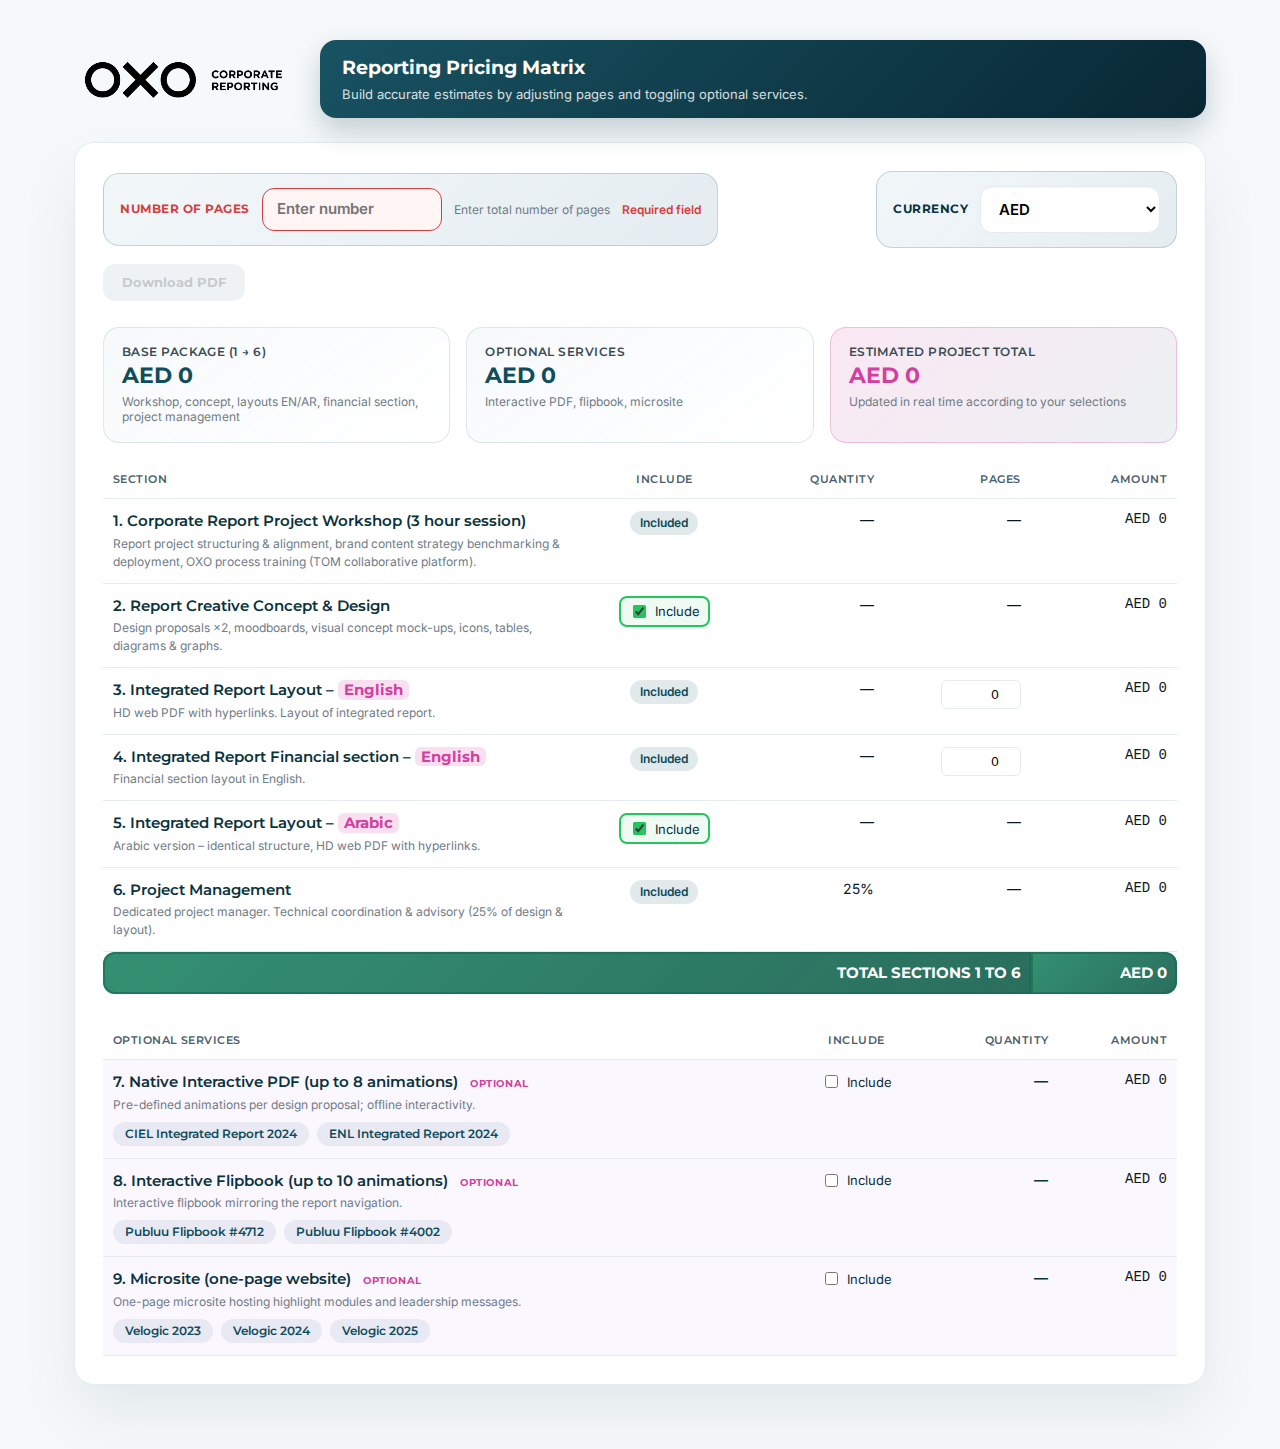
<file: matrix-pages/index.html>
<!DOCTYPE html>
<html lang="en">
<head>
  <meta charset="utf-8" />
  <meta name="viewport" content="width=device-width,initial-scale=1" />
  <title>OXO Corporate Reporting – Pricing Matrix (Pages)</title>
  <link rel="preconnect" href="https://fonts.googleapis.com">
  <link rel="preconnect" href="https://fonts.gstatic.com" crossorigin>
  <link href="https://fonts.googleapis.com/css2?family=Montserrat:wght@500;600;700&family=Inter:wght@400;500;600&display=swap" rel="stylesheet">
  <style>
    :root{
      --bg:#ffffff;
      --ink:#0b1824;
      --muted:#6f7b86;
      --line:#e3ebf0;
      --soft:#f6f9fb;
      --soft2:#eef4f7;
      --petrol:#0f4c5c;
      --petrol-dark:#09323d;
      --magenta:#d33fa0;
      --gold:#c6a25a;
    }
    *,*:before,*:after{box-sizing:border-box}
    body{margin:0;background:var(--soft);color:var(--ink);font-family:Inter,-apple-system,BlinkMacSystemFont,"Segoe UI",Roboto,"Helvetica Neue",Arial,sans-serif}
    .page{max-width:1180px;margin:40px auto 64px;padding:0 24px}
    header{display:flex;flex-wrap:wrap;align-items:center;gap:16px;margin-bottom:24px}
    header img{height:60px;object-fit:contain;margin:auto 0}
    .hero{flex:1 1 260px;background:linear-gradient(135deg,rgba(15,76,92,.96),#082733);color:#fff;padding:16px 22px;border-radius:16px;box-shadow:0 12px 28px rgba(9,46,57,.22)}
    .hero h1{margin:0 0 6px;font:700 19px/1.25 Montserrat,sans-serif}
    .hero p{margin:0;font-size:13px;opacity:.82}
    .workspace{background:#fff;border-radius:20px;border:1px solid var(--line);box-shadow:0 30px 60px rgba(9,46,57,.08);padding:28px}
    .toolbar{display:flex;flex-wrap:wrap;gap:16px;align-items:center;justify-content:space-between;margin-bottom:18px}
    .controls{display:flex;flex-wrap:wrap;gap:12px;align-items:center;padding:14px 16px;border-radius:16px;background:linear-gradient(135deg,rgba(241,247,249,0.95),rgba(227,235,240,0.92));border:1px solid rgba(15,76,92,0.2)}
    .controls label{font:700 12px/1 Montserrat;text-transform:uppercase;color:var(--petrol-dark);letter-spacing:.5px}
    .controls input[type=number],.controls select{width:180px;padding:12px 14px;font:600 15px/1.1 Inter;border-radius:12px;border:1.5px solid var(--line);background:#fff;box-shadow:inset 0 1px 2px rgba(15,76,92,.05)}
    .controls.is-missing input[type=number]{border-color:#d33f3f;background:#fff5f5}
    .controls.is-missing label{color:#d33f3f}
    .hint{font-size:12px;color:var(--muted)}
    .hint.required{color:#d33f3f;font-weight:600}
    .hint.required.hidden{display:none}
    .btn{appearance:none;border-radius:12px;padding:11px 18px;font:700 13px/1 Montserrat;border:1px solid var(--petrol);color:var(--petrol);background:#fff;cursor:pointer;transition:all .2s ease}
    .btn:hover{background:var(--petrol);color:#fff}
    .btn:disabled{opacity:.45;cursor:not-allowed;background:#dbe4e9;color:#7f8b94;border-color:#dbe4e9}
    table{width:100%;border-collapse:collapse}
    th,td{padding:12px 10px;vertical-align:top;border-bottom:1px solid var(--line)}
    th{text-align:left;font:600 11px/1.2 Montserrat;letter-spacing:.45px;color:#4a5e6a;text-transform:uppercase}
    td{font-size:14px;color:var(--ink)}
    .section-label{font:600 15px/1.3 Montserrat;margin-bottom:4px;color:var(--petrol-dark)}
    .section-note{font-size:12px;line-height:1.5;color:var(--muted)}
    .mono{font-variant-numeric:tabular-nums;font-feature-settings:"tnum";font-family:ui-monospace,SFMono-Regular,Menlo,Monaco,Consolas,monospace}
    .right{text-align:right}
    .stripe td{background:var(--soft2);font:700 14px/1 Montserrat}
    .summary-row td{
      background:linear-gradient(135deg,rgba(44,140,108,0.96),rgba(24,98,80,0.92));
      color:#ffffff;
      font:700 15px/1.2 Montserrat;
      text-transform:uppercase;
      border:0;
      box-shadow:inset 0 0 0 2px rgba(22,108,85,0.65);
    }
    .summary-row td:first-child{border-radius:12px 0 0 12px;padding-left:16px}
    .summary-row td:last-child{border-radius:0 12px 12px 0}
    .opt-row td{background:#fbf7ff}
    .opt-row--active td{background:#eef6f8}
    .opt-flag{display:inline-block;margin-left:8px;font:700 10px/1 Montserrat;letter-spacing:.6px;color:var(--magenta)}
    .opt-row--active .opt-flag{color:var(--petrol)}
    .row-invalid td{background:#fff5f5 !important;border-color:#d33f3f !important}
    .row-invalid td .mono,.row-invalid td input[type=number]{color:#d33f3f;font-weight:700;border-color:#d33f3f !important}
    .highlight-magenta{display:inline-block;padding:0 6px;border-radius:6px;background:rgba(211,63,160,.16);color:var(--magenta);font-weight:700}
    .title-deliverable{display:block;margin-top:4px;font:600 11px/1.3 Montserrat;letter-spacing:.3px;color:var(--petrol-dark);text-transform:uppercase}
    .center{text-align:center}
    .include-cell{text-align:center}
    .include-toggle{display:inline-flex;align-items:center;gap:6px;font-size:13px;color:var(--petrol-dark)}
    .include-toggle input{accent-color:var(--petrol)}
    .include-toggle span{white-space:nowrap}
    .include-toggle-arabic{display:inline-flex;align-items:center;gap:6px;font-size:13px;color:var(--petrol-dark);padding:4px 8px;border-radius:8px;border:2px solid #22c55e;background:rgba(34,197,94,0.08)}
    .include-toggle-arabic input{accent-color:#22c55e}
    .include-toggle-arabic span{white-space:nowrap}
    .tag-included{display:inline-flex;align-items:center;padding:6px 10px;border-radius:999px;background:rgba(15,76,92,.12);font:600 12px/1 Inter;color:var(--petrol)}
    .opt-quantity{font-weight:600;color:var(--petrol-dark)}
    .totals-grid{margin:26px 0 18px;display:grid;gap:16px;grid-template-columns:repeat(auto-fit,minmax(220px,1fr))}
    .card{padding:18px;border-radius:16px;border:1px solid rgba(15,76,92,.12);background:linear-gradient(145deg,rgba(246,249,251,.96),rgba(255,255,255,.9))}
    .card-heading{font:600 12px/1 Montserrat;text-transform:uppercase;letter-spacing:.45px;color:#3a4a52;margin-bottom:6px}
    .card strong{display:block;font:700 22px/1.1 Montserrat;color:var(--petrol)}
    .card small{display:block;margin-top:6px;font-size:12px;color:var(--muted)}
    .grand{background:linear-gradient(135deg,rgba(211,63,160,.12),rgba(15,76,92,.08));border:1px solid rgba(211,63,160,.26)}
    .grand strong{color:var(--magenta)}
    .link-list{margin:8px 0 0;padding:0;list-style:none;display:flex;flex-wrap:wrap;gap:8px}
    .link-list li{margin:0}
    .link-list a{display:inline-flex;align-items:center;gap:6px;padding:6px 12px;border-radius:999px;background:rgba(15,76,92,.08);color:var(--petrol);font:600 12px/1 Montserrat;text-decoration:none;transition:all .2s ease}
    .link-list a:hover{background:rgba(15,76,92,.16);color:var(--petrol-dark)}
    .no-print{display:flex}
    @media print{
      @page{
        margin:16mm 14mm 18mm;
      }
      body{
        background:#ffffff;
        color:#0b1824;
        font-family:Inter,"Helvetica Neue",Arial,sans-serif;
        font-size:13px;
      }
      .page{
        max-width:none;
        margin:0;
        padding:0;
      }
      header{
        margin-bottom:18px;
        align-items:flex-start;
      }
      header img{
        height:48px;
      }
      .hero{
        background:linear-gradient(135deg,rgba(15,76,92,.12),rgba(8,39,51,.08));
        color:#0b1824;
        border:1px solid rgba(15,76,92,.2);
        box-shadow:none;
      }
      .hero h1{
        font-size:20px;
        margin-bottom:8px;
      }
      .hero p{
        font-size:12px;
        opacity:.85;
      }
      .workspace{
        box-shadow:none;
        border:0;
        padding:0;
      }
      .no-print{display:none !important}
      .totals-grid{
        grid-template-columns:repeat(auto-fit,minmax(220px,1fr));
        gap:12px;
        margin:0 0 16px;
      }
      .card{
        border:1px solid rgba(15,76,92,.22);
        background:#f5f8fa;
        break-inside:avoid;
        padding:16px;
      }
      .card strong{
        font-size:20px;
      }
      table{
        page-break-inside:avoid;
        border:1px solid rgba(15,76,92,.18);
        border-radius:12px;
        overflow:hidden;
      }
      th,td{
        background:#fff !important;
        border-color:rgba(15,76,92,.18);
        padding:10px 12px;
      }
      .summary-row td{
        background:linear-gradient(135deg,rgba(44,140,108,.88),rgba(24,98,80,.82)) !important;
        color:#fff !important;
      }
      .opt-row:not(.opt-row--active){display:none !important}
      .include-toggle,
      .tag-included{display:none !important}
      #optionalTable.optional-empty{display:none !important}
    }
    @media(max-width:680px){
      header{flex-direction:column}
      .hero{width:100%}
      .controls input[type=number]{width:100%}
      .toolbar{align-items:stretch}
      .btn{width:100%;justify-content:center}
    }
  </style>
</head>
<body>
  <div class="page">
    <header>
      <img src="LOGO/OXO_CORPORATE_REPORTING_BLACK.png" alt="OXO Corporate Reporting">
      <div class="hero">
        <h1>Reporting Pricing Matrix</h1>
        <p>Build accurate estimates by adjusting pages and toggling optional services.</p>
      </div>
    </header>

    <div class="workspace">
      <div class="toolbar no-print">
        <div class="controls" id="pagesControl">
          <label for="pages">Number of pages</label>
          <input id="pages" type="number" min="0" step="1" value="" placeholder="Enter number" aria-label="Number of pages" required>
          <div class="hint">Enter total number of pages</div>
          <div class="hint required hidden" id="pagesHint">Required field</div>
        </div>
        <div class="controls">
          <label for="currencySelect">Currency</label>
          <select id="currencySelect" aria-label="Select currency">
            <option value="USD">USD</option>
            <option value="AED" selected>AED</option>
          </select>
        </div>
        <button class="btn" id="exportBtn" title="Export as PDF">Download PDF</button>
      </div>

      <div class="totals-grid">
        <div class="card">
          <div class="card-heading">Base package (1 → 6)</div>
          <strong id="totalBase">AED 0</strong>
          <small>Workshop, concept, layouts EN/AR, financial section, project management</small>
        </div>
        <div class="card">
          <div class="card-heading">Optional services</div>
          <strong id="totalOptions">AED 0</strong>
          <small>Interactive PDF, flipbook, microsite</small>
        </div>
        <div class="card grand">
          <div class="card-heading">Estimated project total</div>
          <strong id="totalGrand">AED 0</strong>
          <small>Updated in real time according to your selections</small>
        </div>
      </div>

      <table>
        <thead>
          <tr>
            <th style="width:40%">Section</th>
            <th class="center" style="width:12%">Include</th>
            <th class="right" style="width:12%">Quantity</th>
            <th class="right" style="width:12%">Pages</th>
            <th class="right" style="width:12%">Amount</th>
          </tr>
        </thead>
        <tbody id="rows"></tbody>
      </table>

      <table id="optionalTable" style="margin-top:28px">
        <thead>
          <tr>
            <th>Optional services</th>
            <th class="center">Include</th>
            <th class="right">Quantity</th>
            <th class="right">Amount</th>
          </tr>
        </thead>
        <tbody id="rowsOptional"></tbody>
      </table>
    </div>
  </div>

  <script>
    const PRICES = {
      workshop_fixed: 300,
      design_per_page: 53,
      layout_en_per_page: 83,
      financial_en_per_page: 30,
      layout_ar_per_page: 30,
      pm_per_page: 0, // 25% calculé dynamiquement
      interactive_pdf_per_page: 33,
      flipbook_per_page: 45,
      microsite_fixed: 6000
    };

    const SHEET_CSV = 'https://docs.google.com/spreadsheets/d/1w9ni9chAIuGjorkZzLlYiqcy9hHl_cmUDDSiQPGiAx8/gviz/tq?tqx=out:csv&gid=441790827';
    // Onglet "Devises" pour les taux de change - GID à remplacer par celui de l'onglet "Devises"
    const CURRENCY_SHEET_CSV = 'https://docs.google.com/spreadsheets/d/1w9ni9chAIuGjorkZzLlYiqcy9hHl_cmUDDSiQPGiAx8/gviz/tq?tqx=out:csv&gid=1246682262';

    let currentCurrency = 'AED';
    let exchangeRates = { USD: 1, AED: 1 }; // Taux par défaut = 1 si non trouvé dans le sheet
    let minimums = {}; // Minimums par service (ex: { 'design_per_page': 1800 })

    const fmt = (n, currency = currentCurrency) => {
      return new Intl.NumberFormat('en-US', {style: 'currency', currency: currency, maximumFractionDigits: 0}).format(n);
    };

    const convertAmount = (amountUSD) => {
      const rate = exchangeRates[currentCurrency] || 1;
      if (currentCurrency !== 'USD') {
        console.log(`Converting ${amountUSD} USD to ${currentCurrency} (rate: ${rate}) = ${amountUSD * rate}`);
      }
      return amountUSD * rate;
    };

    const pagesEl = document.getElementById('pages');
    const exportBtn = document.getElementById('exportBtn');
    const controlsBox = document.getElementById('pagesControl');
    const pagesHint = document.getElementById('pagesHint');
    const currencySelect = document.getElementById('currencySelect');
    const rowsEl = document.getElementById('rows');
    const rowsOptEl = document.getElementById('rowsOptional');
    const optionalTable = document.getElementById('optionalTable');
    const totalBaseEl = document.getElementById('totalBase');
    const totalOptionsEl = document.getElementById('totalOptions');
    const totalGrandEl = document.getElementById('totalGrand');

    const toggles = {
      opt7: false,
      opt8: false,
      opt9: false
    };
    let includeArabic = true;
    let includeDesign = true; // Section 2 - Report Creative Concept & Design
    // Pages spécifiques pour les sections 3 et 4
    let pagesSection3 = 0;
    let pagesSection4 = 0;

    const BASE_SERVICES = [
      {
        id: 'base1',
        title: '1. Corporate Report Project Workshop (3 hour session)',
        key: 'workshop_fixed',
        type: 'fixed',
        description: 'Report project structuring & alignment, brand content strategy benchmarking & deployment, OXO process training (TOM collaborative platform).',
        quantity: () => '—',
        hasSpecificPages: false
      },
      {
        id: 'base2',
        title: '2. Report Creative Concept & Design',
        key: 'design_per_page',
        type: 'per_page',
        description: 'Design proposals ×2, moodboards, visual concept mock-ups, icons, tables, diagrams & graphs.',
        hasSpecificPages: false
      },
      {
        id: 'base3',
        title: '3. Integrated Report Layout – <span class="highlight-magenta">English</span>',
        key: 'layout_en_per_page',
        type: 'per_page',
        description: 'HD web PDF with hyperlinks. Layout of integrated report.',
        hasSpecificPages: true
      },
      {
        id: 'base4',
        title: '4. Integrated Report Financial section – <span class="highlight-magenta">English</span>',
        key: 'financial_en_per_page',
        type: 'per_page',
        description: 'Financial section layout in English.',
        hasSpecificPages: true
      },
      {
        id: 'base5',
        title: '5. Integrated Report Layout – <span class="highlight-magenta">Arabic</span>',
        key: 'layout_ar_per_page',
        type: 'per_page',
        description: 'Arabic version – identical structure, HD web PDF with hyperlinks.',
        hasSpecificPages: false
      },
      {
        id: 'base6',
        title: '6. Project Management',
        key: 'pm_per_page',
        type: 'per_page',
        description: 'Dedicated project manager. Technical coordination & advisory (25% of design & layout).',
        hasSpecificPages: false
      }
    ];

    const OPTIONAL_SERVICES = [
      {
        id: 'opt7',
        title: '7. Native Interactive PDF (up to 8 animations)',
        key: 'interactive_pdf_per_page',
        type: 'optional_per_page',
        description: 'Pre-defined animations per design proposal; offline interactivity.',
        links: [
          ['CIEL Integrated Report 2024', 'https://www.cielgroup.com/sites/default/files/2024-11/CIEL_%20Annual%20Integrated%20Report%20_2024.pdf'],
          ['ENL Integrated Report 2024', 'https://www.enl.mu/media/u0nlqn3i/enl-integrated-report-2024.pdf']
        ]
      },
      {
        id: 'opt8',
        title: '8. Interactive Flipbook (up to 10 animations)',
        key: 'flipbook_per_page',
        type: 'optional_per_page',
        description: 'Interactive flipbook mirroring the report navigation.',
        links: [
          ['Publuu Flipbook #4712', 'https://publuu.com/flip-book/4712/9016/page/1?cover'],
          ['Publuu Flipbook #4002', 'https://publuu.com/flip-book/4002/120275/page/1?cover']
        ]
      },
      {
        id: 'opt9',
        title: '9. Microsite (one-page website)',
        key: 'microsite_fixed',
        type: 'optional_fixed',
        description: 'One-page microsite hosting highlight modules and leadership messages.',
        links: [
          ['Velogic 2023', 'https://integratedreport.velogic.net/2023/'],
          ['Velogic 2024', 'https://integratedreport.velogic.net/2024/'],
          ['Velogic 2025', 'https://integratedreport.velogic.net/2025/']
        ],
        quantity: () => '1 project'
      }
    ];

    const normalizeLabel = (label = '') => label
      .normalize('NFKD')
      .replace(/[\u0300-\u036f]/g, '')
      .toLowerCase()
      .replace(/[^a-z0-9]+/g, '');

    function calculateAmount(value, type, pages) {
      if (typeof value !== 'number' || Number.isNaN(value)) return 0;
      return type.includes('fixed') ? value : value * pages;
    }

    function formatQuantity(service, pages) {
      if (typeof service.quantity === 'function') {
        return service.quantity(pages);
      }
      if (service.type.includes('per_page')) {
        if (pages <= 0) return '—';
        const unit = pages === 1 ? 'page' : 'pages';
        return `${pages} ${unit}`;
      }
      if (service.type.includes('fixed')) {
        if (pages <= 0) return '—';
        return '1 project';
      }
      return '—';
    }

    function linkList(items) {
      if (!items || !items.length) return '';
      return `<ul class="link-list">${items.map(([label, url]) => `<li><a href="${url}" target="_blank" rel="noopener">${label}</a></li>`).join('')}</ul>`;
    }

    function row(title, desc, includeHtml, qty, pagesInput, amount, serviceId, invalid = false) {
      const invalidClass = invalid ? ' row-invalid' : '';
      return `<tr class="${invalidClass}">
        <td>
          <div class="section-label">${title}</div>
          ${desc ? `<div class="section-note">${desc}</div>` : ''}
        </td>
        <td class="include-cell">${includeHtml}</td>
        <td class="right">${qty}</td>
        <td class="right">${pagesInput || '—'}</td>
        <td class="right mono">${fmt(amount)}</td>
      </tr>`;
    }

    function optRow(service, detail, qty, amount, include) {
      return `<tr class="opt-row${include ? ' opt-row--active' : ''}">
        <td>
          <div class="section-label">${service.title} <span class="opt-flag">OPTIONAL</span></div>
          ${detail ? `<div class="section-note">${detail}</div>` : ''}
        </td>
        <td class="include-cell">
          <label class="include-toggle">
            <input type="checkbox" id="${service.id}" ${include ? 'checked' : ''}>
            <span>Include</span>
          </label>
        </td>
        <td class="right opt-quantity">${qty}</td>
        <td class="right mono">${fmt(amount)}</td>
      </tr>`;
    }

    function renderBaseRows(pages, optionalTotals = {}) {
      let subtotal = 0;
      const amountByIdUSD = {};
      // Validation : pagesSection3 + pagesSection4 doit égaler pages
      const pagesTotal = pagesSection3 + pagesSection4;
      const isValidPages = pagesTotal === pages && pages > 0;
      
      const html = BASE_SERVICES.map(service => {
        const unit = PRICES[service.key];
        const isOptionalArabic = service.id === 'base5';
        const isOptionalDesign = service.id === 'base2';
        const isIncluded = isOptionalArabic ? includeArabic : (isOptionalDesign ? includeDesign : true);
        let includeMarkup = '<span class="tag-included">Included</span>';
        if (isOptionalArabic) {
          includeMarkup = `<label class="include-toggle-arabic"><input type="checkbox" id="includeArabic" ${includeArabic ? 'checked' : ''}><span>Include</span></label>`;
        } else if (isOptionalDesign) {
          includeMarkup = `<label class="include-toggle-arabic"><input type="checkbox" id="includeDesign" ${includeDesign ? 'checked' : ''}><span>Include</span></label>`;
        }
        
        let qtyDisplay = '—';
        let pagesInput = '—';
        let amountUSD = 0;
        let description = service.description;
        
        // Gérer les pages spécifiques pour les sections 3 et 4
        let pagesToUse = pages;
        if (service.hasSpecificPages) {
          const invalidStyle = !isValidPages && pages > 0 ? 'border-color:#d33f3f !important;color:#d33f3f;font-weight:700;' : '';
          if (service.id === 'base3') {
            pagesToUse = pagesSection3;
            pagesInput = `<input type="number" id="pagesSection3" min="0" step="1" value="${pagesSection3}" style="width:80px;padding:6px;border-radius:6px;border:1.5px solid var(--line);text-align:right;${invalidStyle}" />`;
          } else if (service.id === 'base4') {
            pagesToUse = pagesSection4;
            pagesInput = `<input type="number" id="pagesSection4" min="0" step="1" value="${pagesSection4}" style="width:80px;padding:6px;border-radius:6px;border:1.5px solid var(--line);text-align:right;${invalidStyle}" />`;
          }
        }

        if (isIncluded) {
          if (service.id === 'base6') {
            // Project Management = 25% de base2, base3, base4 + optionnels
            const eligibleTotalUSD =
              (amountByIdUSD['base2'] || 0) +
              (amountByIdUSD['base3'] || 0) +
              (amountByIdUSD['base4'] || 0) +
              (optionalTotals['opt7'] || 0) +
              (optionalTotals['opt8'] || 0) +
              (optionalTotals['opt9'] || 0);
            amountUSD = eligibleTotalUSD * 0.25;
            qtyDisplay = '25%';
          } else {
            amountUSD = calculateAmount(unit, service.type, pagesToUse);
            if (pagesToUse <= 0 && service.type.includes('fixed')) {
              amountUSD = 0;
            }
            if (service.id === 'base2' && pages > 0) {
              const minPrice = minimums[service.key];
              if (minPrice && minPrice > 0) {
                amountUSD = Math.max(amountUSD, minPrice);
              }
            }
            qtyDisplay = formatQuantity(service, pagesToUse);
          }
        }
        
        amountByIdUSD[service.id] = amountUSD;
        const amountDisplay = convertAmount(amountUSD);
        subtotal += amountDisplay;
        // Marquer les sections 3 et 4 comme invalides si la validation échoue
        const isInvalid = (service.id === 'base3' || service.id === 'base4') && !isValidPages && pages > 0;
        return row(service.title, description, includeMarkup, qtyDisplay, pagesInput, amountDisplay, service.id, isInvalid);
      }).join('');

      const subtotalRow = `<tr class="summary-row"><td colspan="4" class="right">TOTAL SECTIONS 1 TO 6</td><td class="right mono">${fmt(subtotal)}</td></tr>`;
      return { html: html + subtotalRow, subtotal, isValidPages };
    }

    function renderOptionalRows(pages) {
      let total = 0;
      let hasActive = false;
      const totalsById = {};
      const html = OPTIONAL_SERVICES.map(service => {
        const unit = PRICES[service.key];
        const quantityRaw = formatQuantity(service, pages);
        const include = Boolean(toggles[service.id]);
        const qty = include ? quantityRaw : '—';
        let amountUSD = include ? calculateAmount(unit, service.type, pages) : 0;
        const amountDisplay = convertAmount(amountUSD);
        totalsById[service.id] = amountUSD;
        if (include) {
          total += amountDisplay;
          hasActive = true;
        }
        const detail = service.description + (service.links ? linkList(service.links) : '');
        return optRow(service, detail, qty, amountDisplay, include);
      }).join('');
      return { html, total, hasActive, totalsById };
    }

    function attachBaseHandlers() {
      const checkboxArabic = document.getElementById('includeArabic');
      if (checkboxArabic) {
        checkboxArabic.addEventListener('change', (event) => {
          includeArabic = event.target.checked;
          render();
        });
      }
      
      const checkboxDesign = document.getElementById('includeDesign');
      if (checkboxDesign) {
        checkboxDesign.addEventListener('change', (event) => {
          includeDesign = event.target.checked;
          render();
        });
      }
      
      // Handlers pour les pages spécifiques des sections 3 et 4
      const pages3Input = document.getElementById('pagesSection3');
      if (pages3Input) {
        pages3Input.addEventListener('input', (event) => {
          pagesSection3 = Math.max(0, Number(event.target.value) || 0);
          render();
        });
      }
      
      const pages4Input = document.getElementById('pagesSection4');
      if (pages4Input) {
        pages4Input.addEventListener('input', (event) => {
          pagesSection4 = Math.max(0, Number(event.target.value) || 0);
          render();
        });
      }
    }

    function attachOptionHandlers() {
      OPTIONAL_SERVICES.forEach(service => {
        const checkbox = document.getElementById(service.id);
        if (checkbox) {
          checkbox.addEventListener('change', (event) => {
            toggles[service.id] = event.target.checked;
            render();
          });
        }
      });
    }

    function render() {
      const raw = (pagesEl.value || '').trim();
      const parsed = Number(raw);
      const missing = raw === '' || Number.isNaN(parsed) || parsed <= 0;
      const pages = missing ? 0 : Math.max(0, parsed);

      controlsBox.classList.toggle('is-missing', missing);
      pagesHint.classList.toggle('hidden', !missing);

      const optional = renderOptionalRows(pages);
      const base = renderBaseRows(pages, optional.totalsById);

      rowsEl.innerHTML = base.html;
      rowsOptEl.innerHTML = optional.html;
      optionalTable.classList.toggle('optional-empty', !optional.hasActive);

      totalBaseEl.textContent = fmt(base.subtotal);
      totalOptionsEl.textContent = fmt(optional.total);
      totalGrandEl.textContent = fmt(base.subtotal + optional.total);

      // Désactiver le bouton si pages manquantes OU validation des pages 3+4 échoue
      const pagesTotal = pagesSection3 + pagesSection4;
      const isValidPages = pagesTotal === pages && pages > 0;
      exportBtn.disabled = missing || !isValidPages;

      attachBaseHandlers();
      attachOptionHandlers();
    }

    ['input','change','keyup','blur','paste'].forEach(evt => pagesEl.addEventListener(evt, render));

    if (currencySelect) {
      currencySelect.addEventListener('change', (event) => {
        currentCurrency = event.target.value;
        render();
      });
    }

    exportBtn.addEventListener('click', () => {
      window.print();
    });

    render();

    // Fonction pour charger les taux de change depuis l'onglet "Devises"
    async function loadExchangeRates() {
      try {
        const res = await fetch(CURRENCY_SHEET_CSV, { cache: 'no-store' });
        if (!res.ok) throw new Error('fetch failed');
        const csv = await res.text();
        const lines = csv.trim().split(/\r?\n/);
        lines.shift();
        const rows = lines.map(line => line.split(/,(?=(?:[^\"]*\"[^\"]*\")*[^\"]*$)/).map(cell => cell.replace(/^\"|\"$/g, '').trim()))
          .filter(cols => cols.length >= 4);

        rows.forEach(([section, label, type, price]) => {
          // Gérer les nombres avec virgule (format européen) ou point (format US)
          // Ex: "3,61" ou "3.61" → 3.61
          let cleaned = (price || '').trim();
          // Remplacer la virgule par un point pour le parsing
          cleaned = cleaned.replace(/,/g, '.');
          // Garder seulement les chiffres, points et tirets
          cleaned = cleaned.replace(/[^\d.-]/g, '');
          const numeric = cleaned === '' ? NaN : Number(cleaned);
          const labelUpper = (label || '').toUpperCase().trim();
          
          // Détection du code devise dans le label (AED, EUR, etc.)
          const currencyCode = labelUpper.match(/\b(USD|AED|EUR|GBP|JPY|CHF|CAD|AUD)\b/);
          if (currencyCode && !Number.isNaN(numeric) && numeric > 0) {
            exchangeRates[currencyCode[1]] = numeric;
            console.log(`✓ Exchange rate loaded from "Devises" tab: ${currencyCode[1]} = ${numeric}`);
          } else if (labelUpper.trim().match(/^(USD|AED|EUR|GBP|JPY|CHF|CAD|AUD)$/) && !Number.isNaN(numeric) && numeric > 0) {
            // Si le label est directement un code devise
            const code = labelUpper.trim();
            exchangeRates[code] = numeric;
            console.log(`✓ Exchange rate loaded (direct): ${code} = ${numeric}`);
          }
        });
      } catch (err) {
        console.warn('Unable to load exchange rates from "Devises" tab:', err);
      }
    }

    (async function loadPrices() {
      try {
        const res = await fetch(SHEET_CSV, { cache: 'no-store' });
        if (!res.ok) throw new Error('fetch failed');
        const csv = await res.text();
        const lines = csv.trim().split(/\r?\n/);
        lines.shift();
        const rows = lines.map(line => line.split(/,(?=(?:[^\"]*\"[^\"]*\")*[^\"]*$)/).map(cell => cell.replace(/^\"|\"$/g, '').trim()))
          .filter(cols => cols.length >= 4);

        const byLabel = new Map();
        rows.forEach(([section, label, type, price]) => {
          // Gérer les nombres avec virgule (format européen) ou point (format US)
          let cleaned = (price || '').trim();
          cleaned = cleaned.replace(/,/g, '.'); // Convertir virgule en point
          cleaned = cleaned.replace(/[^\d.-]/g, ''); // Garder seulement chiffres, points, tirets
          const numeric = cleaned === '' ? NaN : Number(cleaned);
          const slug = normalizeLabel(label);
          
          // Charger les minimums depuis la section "MINIMUMS"
          const sectionUpper = (section || '').toUpperCase().trim();
          if (sectionUpper === 'MINIMUMS' || sectionUpper === 'MINIMUM') {
            const labelSlug = normalizeLabel(label);
            const minKeyMap = {
              [normalizeLabel('Report Creative Concept & Design')]: 'design_per_page'
            };
            const minKey = minKeyMap[labelSlug];
            if (minKey && !Number.isNaN(numeric) && numeric > 0) {
              minimums[minKey] = numeric;
              console.log(`✓ Minimum loaded from Google Sheet: ${minKey} = ${numeric}`);
            }
          } else if (!Number.isNaN(numeric) && slug) {
            byLabel.set(slug, { type, price: numeric });
          }
        });

        const labelToKey = {
          [normalizeLabel('Corporate Report Project Workshop')]: 'workshop_fixed',
          [normalizeLabel('Report Creative Concept & Design')]: 'design_per_page',
          [normalizeLabel('Integrated Report Layout – English')]: 'layout_en_per_page',
          [normalizeLabel('Integrated Report Financial section – English')]: 'financial_en_per_page',
          [normalizeLabel('Integrated Report Layout – Arabic')]: 'layout_ar_per_page',
          [normalizeLabel('Project Management')]: 'pm_per_page',
          [normalizeLabel('Native Interactive PDF')]: 'interactive_pdf_per_page',
          [normalizeLabel('Interactive Flipbook')]: 'flipbook_per_page',
          [normalizeLabel('Microsite')]: 'microsite_fixed'
        };

        Object.entries(labelToKey).forEach(([slug, key]) => {
          const record = byLabel.get(slug);
          if (record && key !== 'pm_per_page') {
            PRICES[key] = record.price;
          }
        });
        
        console.log('Prices loaded from Google Sheet');
      } catch (err) {
        console.warn('Unable to load Google Sheet:', err);
      }
      
      // Charger les taux de change depuis l'onglet "Devises"
      await loadExchangeRates();
      
      console.log('Exchange rates loaded:', exchangeRates);
      if (!exchangeRates['AED'] || exchangeRates['AED'] === 1) {
        console.error('❌ AED exchange rate NOT FOUND in "Devises" tab!');
        console.error('Check that the "Devises" tab contains: Label=AED, Unit Price=taux');
        console.error('Current exchangeRates:', exchangeRates);
      } else {
        console.log('✓ AED rate loaded:', exchangeRates['AED']);
      }
      
      render();
    })();
  </script>
</body>
</html>
</file>
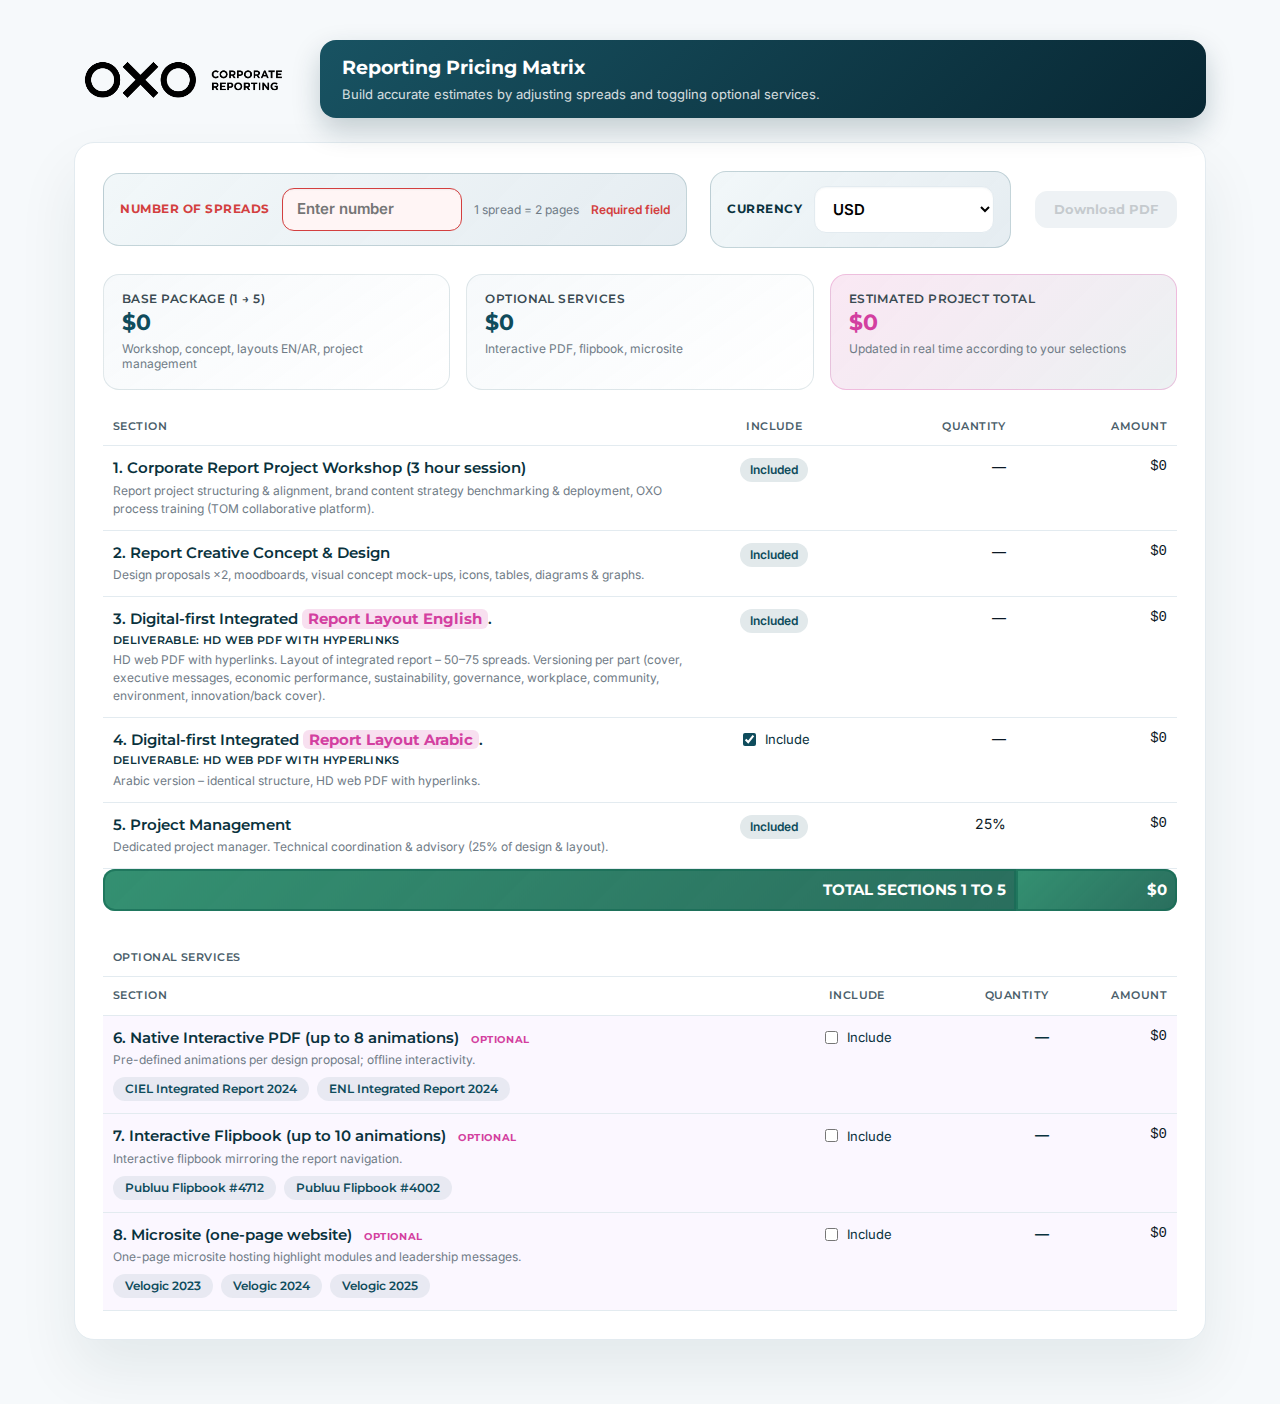
<file: matrix-spreads/index.html>
<!DOCTYPE html>
<html lang="en">
<head>
  <meta charset="utf-8" />
  <meta name="viewport" content="width=device-width,initial-scale=1" />
  <title>OXO Corporate Reporting – Pricing Matrix</title>
  <link rel="preconnect" href="https://fonts.googleapis.com">
  <link rel="preconnect" href="https://fonts.gstatic.com" crossorigin>
  <link href="https://fonts.googleapis.com/css2?family=Montserrat:wght@500;600;700&family=Inter:wght@400;500;600&display=swap" rel="stylesheet">
  <style>
    :root{
      --bg:#ffffff;
      --ink:#0b1824;
      --muted:#6f7b86;
      --line:#e3ebf0;
      --soft:#f6f9fb;
      --soft2:#eef4f7;
      --petrol:#0f4c5c;
      --petrol-dark:#09323d;
      --magenta:#d33fa0;
      --gold:#c6a25a;
    }
    *,*:before,*:after{box-sizing:border-box}
    body{margin:0;background:var(--soft);color:var(--ink);font-family:Inter,-apple-system,BlinkMacSystemFont,"Segoe UI",Roboto,"Helvetica Neue",Arial,sans-serif}
    .page{max-width:1180px;margin:40px auto 64px;padding:0 24px}
    header{display:flex;flex-wrap:wrap;align-items:center;gap:16px;margin-bottom:24px}
    header img{height:60px;object-fit:contain;margin:auto 0}
    .hero{flex:1 1 260px;background:linear-gradient(135deg,rgba(15,76,92,.96),#082733);color:#fff;padding:16px 22px;border-radius:16px;box-shadow:0 12px 28px rgba(9,46,57,.22)}
    .hero h1{margin:0 0 6px;font:700 19px/1.25 Montserrat,sans-serif}
    .hero p{margin:0;font-size:13px;opacity:.82}
    .workspace{background:#fff;border-radius:20px;border:1px solid var(--line);box-shadow:0 30px 60px rgba(9,46,57,.08);padding:28px}
    .toolbar{display:flex;flex-wrap:wrap;gap:16px;align-items:center;justify-content:space-between;margin-bottom:18px}
    .controls{display:flex;flex-wrap:wrap;gap:12px;align-items:center;padding:14px 16px;border-radius:16px;background:linear-gradient(135deg,rgba(241,247,249,0.95),rgba(227,235,240,0.92));border:1px solid rgba(15,76,92,0.2)}
    .controls label{font:700 12px/1 Montserrat;text-transform:uppercase;color:var(--petrol-dark);letter-spacing:.5px}
    .controls input[type=number],.controls select{width:180px;padding:12px 14px;font:600 15px/1.1 Inter;border-radius:12px;border:1.5px solid var(--line);background:#fff;box-shadow:inset 0 1px 2px rgba(15,76,92,.05)}
    .controls.is-missing input[type=number]{border-color:#d33f3f;background:#fff5f5}
    .controls.is-missing label{color:#d33f3f}
    .hint{font-size:12px;color:var(--muted)}
    .hint.required{color:#d33f3f;font-weight:600}
    .hint.required.hidden{display:none}
    .btn{appearance:none;border-radius:12px;padding:11px 18px;font:700 13px/1 Montserrat;border:1px solid var(--petrol);color:var(--petrol);background:#fff;cursor:pointer;transition:all .2s ease}
    .btn:hover{background:var(--petrol);color:#fff}
    .btn:disabled{opacity:.45;cursor:not-allowed;background:#dbe4e9;color:#7f8b94;border-color:#dbe4e9}
    table{width:100%;border-collapse:collapse}
    th,td{padding:12px 10px;vertical-align:top;border-bottom:1px solid var(--line)}
    th{text-align:left;font:600 11px/1.2 Montserrat;letter-spacing:.45px;color:#4a5e6a;text-transform:uppercase}
    td{font-size:14px;color:var(--ink)}
    .section-label{font:600 15px/1.3 Montserrat;margin-bottom:4px;color:var(--petrol-dark)}
    .section-note{font-size:12px;line-height:1.5;color:var(--muted)}
    .mono{font-variant-numeric:tabular-nums;font-feature-settings:"tnum";font-family:ui-monospace,SFMono-Regular,Menlo,Monaco,Consolas,monospace}
    .right{text-align:right}
    .stripe td{background:var(--soft2);font:700 14px/1 Montserrat}
    .summary-row td{
      background:linear-gradient(135deg,rgba(44,140,108,0.96),rgba(24,98,80,0.92));
      color:#ffffff;
      font:700 15px/1.2 Montserrat;
      text-transform:uppercase;
      border:0;
      box-shadow:inset 0 0 0 2px rgba(22,108,85,0.65);
    }
    .summary-row td:first-child{border-radius:12px 0 0 12px;padding-left:16px}
    .summary-row td:last-child{border-radius:0 12px 12px 0}
    .opt-row td{background:#fbf7ff}
    .opt-row--active td{background:#eef6f8}
    .opt-flag{display:inline-block;margin-left:8px;font:700 10px/1 Montserrat;letter-spacing:.6px;color:var(--magenta)}
    .opt-row--active .opt-flag{color:var(--petrol)}
    .highlight-magenta{display:inline-block;padding:0 6px;border-radius:6px;background:rgba(211,63,160,.16);color:var(--magenta);font-weight:700}
    .title-deliverable{display:block;margin-top:4px;font:600 11px/1.3 Montserrat;letter-spacing:.3px;color:var(--petrol-dark);text-transform:uppercase}
    .center{text-align:center}
    .include-cell{text-align:center}
    .include-toggle{display:inline-flex;align-items:center;gap:6px;font-size:13px;color:var(--petrol-dark)}
    .include-toggle input{accent-color:var(--petrol)}
    .include-toggle span{white-space:nowrap}
    .tag-included{display:inline-flex;align-items:center;padding:6px 10px;border-radius:999px;background:rgba(15,76,92,.12);font:600 12px/1 Inter;color:var(--petrol)}
    .opt-quantity{font-weight:600;color:var(--petrol-dark)}
    .totals-grid{margin:26px 0 18px;display:grid;gap:16px;grid-template-columns:repeat(auto-fit,minmax(220px,1fr))}
    .card{padding:18px;border-radius:16px;border:1px solid rgba(15,76,92,.12);background:linear-gradient(145deg,rgba(246,249,251,.96),rgba(255,255,255,.9))}
    .card-heading{font:600 12px/1 Montserrat;text-transform:uppercase;letter-spacing:.45px;color:#3a4a52;margin-bottom:6px}
    .card strong{display:block;font:700 22px/1.1 Montserrat;color:var(--petrol)}
    .card small{display:block;margin-top:6px;font-size:12px;color:var(--muted)}
    .grand{background:linear-gradient(135deg,rgba(211,63,160,.12),rgba(15,76,92,.08));border:1px solid rgba(211,63,160,.26)}
    .grand strong{color:var(--magenta)}
    .link-list{margin:8px 0 0;padding:0;list-style:none;display:flex;flex-wrap:wrap;gap:8px}
    .link-list li{margin:0}
    .link-list a{display:inline-flex;align-items:center;gap:6px;padding:6px 12px;border-radius:999px;background:rgba(15,76,92,.08);color:var(--petrol);font:600 12px/1 Montserrat;text-decoration:none;transition:all .2s ease}
    .link-list a:hover{background:rgba(15,76,92,.16);color:var(--petrol-dark)}
    .no-print{display:flex}
    @media print{
      @page{
        margin:16mm 14mm 18mm;
      }
      body{
        background:#ffffff;
        color:#0b1824;
        font-family:Inter,"Helvetica Neue",Arial,sans-serif;
        font-size:13px;
      }
      .page{
        max-width:none;
        margin:0;
        padding:0;
      }
      header{
        margin-bottom:18px;
        align-items:flex-start;
      }
      header img{
        height:48px;
      }
      .hero{
        background:linear-gradient(135deg,rgba(15,76,92,.12),rgba(8,39,51,.08));
        color:#0b1824;
        border:1px solid rgba(15,76,92,.2);
        box-shadow:none;
      }
      .hero h1{
        font-size:20px;
        margin-bottom:8px;
      }
      .hero p{
        font-size:12px;
        opacity:.85;
      }
      .workspace{
        box-shadow:none;
        border:0;
        padding:0;
      }
      .no-print{display:none !important}
      .totals-grid{
        grid-template-columns:repeat(auto-fit,minmax(220px,1fr));
        gap:12px;
        margin:0 0 16px;
      }
      .card{
        border:1px solid rgba(15,76,92,.22);
        background:#f5f8fa;
        break-inside:avoid;
        padding:16px;
      }
      .card strong{
        font-size:20px;
      }
      table{
        page-break-inside:avoid;
        border:1px solid rgba(15,76,92,.18);
        border-radius:12px;
        overflow:hidden;
      }
      th,td{
        background:#fff !important;
        border-color:rgba(15,76,92,.18);
        padding:10px 12px;
      }
      .summary-row td{
        background:linear-gradient(135deg,rgba(44,140,108,.88),rgba(24,98,80,.82)) !important;
        color:#fff !important;
      }
      .opt-row:not(.opt-row--active){display:none !important}
      .include-toggle,
      .tag-included{display:none !important}
      #optionalTable.optional-empty{display:none !important}
    }
    @media(max-width:680px){
      header{flex-direction:column}
      .hero{width:100%}
      .controls input[type=number]{width:100%}
      .toolbar{align-items:stretch}
      .btn{width:100%;justify-content:center}
    }
  </style>
</head>
<body>
  <div class="page">
    <header>
      <img src="LOGO/OXO_CORPORATE_REPORTING_BLACK.png" alt="OXO Corporate Reporting">
      <div class="hero">
        <h1>Reporting Pricing Matrix</h1>
        <p>Build accurate estimates by adjusting spreads and toggling optional services.</p>
      </div>
    </header>

    <div class="workspace">
      <div class="toolbar no-print">
        <div class="controls" id="spreadControl">
          <label for="spreads">Number of spreads</label>
          <input id="spreads" type="number" min="0" step="1" value="" placeholder="Enter number" aria-label="Number of spreads" required>
          <div class="hint">1 spread = 2 pages</div>
          <div class="hint required hidden" id="spreadHint">Required field</div>
        </div>
        <div class="controls">
          <label for="currencySelect">Currency</label>
          <select id="currencySelect" aria-label="Select currency">
            <option value="USD">USD</option>
            <option value="AED">AED</option>
          </select>
        </div>
        <button class="btn" id="exportBtn" title="Export as PDF">Download PDF</button>
      </div>

      <div class="totals-grid">
        <div class="card">
          <div class="card-heading">Base package (1 → 5)</div>
          <strong id="totalBase">USD 0</strong>
          <small>Workshop, concept, layouts EN/AR, project management</small>
        </div>
        <div class="card">
          <div class="card-heading">Optional services</div>
          <strong id="totalOptions">USD 0</strong>
          <small>Interactive PDF, flipbook, microsite</small>
        </div>
        <div class="card grand">
          <div class="card-heading">Estimated project total</div>
          <strong id="totalGrand">USD 0</strong>
          <small>Updated in real time according to your selections</small>
        </div>
      </div>

      <table>
        <thead>
          <tr>
            <th style="width:55%">Section</th>
            <th class="center" style="width:15%">Include</th>
            <th class="right" style="width:15%">Quantity</th>
            <th class="right" style="width:15%">Amount</th>
          </tr>
        </thead>
        <tbody id="rows"></tbody>
      </table>

      <table id="optionalTable" style="margin-top:28px">
        <thead>
          <tr>
            <th colspan="4">Optional services</th>
          </tr>
          <tr>
            <th>Section</th>
            <th class="center">Include</th>
            <th class="right">Quantity</th>
            <th class="right">Amount</th>
          </tr>
        </thead>
        <tbody id="rowsOptional"></tbody>
      </table>
    </div>
  </div>

  <script>
    const PRICES = {
      workshop_fixed: 300,
      design_per_spread: 53,
      layout_en_per_spread: 43,
      layout_ar_per_spread: 47,
      pm_per_spread: 24,
      interactive_pdf_per_spread: 33,
      flipbook_per_spread: 45,
      microsite_fixed: 3800
    };

    const SHEET_CSV = 'https://docs.google.com/spreadsheets/d/1w9ni9chAIuGjorkZzLlYiqcy9hHl_cmUDDSiQPGiAx8/gviz/tq?tqx=out:csv&gid=619171879';
    // Onglet "Devises" pour les taux de change - GID à remplacer par celui de l'onglet "Devises"
    const CURRENCY_SHEET_CSV = 'https://docs.google.com/spreadsheets/d/1w9ni9chAIuGjorkZzLlYiqcy9hHl_cmUDDSiQPGiAx8/gviz/tq?tqx=out:csv&gid=1246682262';

    let currentCurrency = 'USD';
    let exchangeRates = { USD: 1, AED: 1 }; // Taux par défaut = 1 si non trouvé dans le sheet
    let minimums = {}; // Minimums par service (ex: { 'design_per_spread': 1800 })

    const fmt = (n, currency = currentCurrency) => {
      return new Intl.NumberFormat('en-US', {style: 'currency', currency: currency, maximumFractionDigits: 0}).format(n);
    };

    const convertAmount = (amountUSD) => {
      const rate = exchangeRates[currentCurrency] || 1;
      if (currentCurrency !== 'USD') {
        console.log(`Converting ${amountUSD} USD to ${currentCurrency} (rate: ${rate}) = ${amountUSD * rate}`);
      }
      return amountUSD * rate;
    };

    const spreadsEl = document.getElementById('spreads');
    const exportBtn = document.getElementById('exportBtn');
    const controlsBox = document.getElementById('spreadControl');
    const spreadHint = document.getElementById('spreadHint');
    const currencySelect = document.getElementById('currencySelect');
    const rowsEl = document.getElementById('rows');
    const rowsOptEl = document.getElementById('rowsOptional');
    const optionalTable = document.getElementById('optionalTable');
    const totalBaseEl = document.getElementById('totalBase');
    const totalOptionsEl = document.getElementById('totalOptions');
    const totalGrandEl = document.getElementById('totalGrand');

    const toggles = {
      opt6: false,
      opt7: false,
      opt8: false
    };
    let includeArabic = true;

    const BASE_SERVICES = [
      {
        id: 'base1',
        title: '1. Corporate Report Project Workshop (3 hour session)',
        key: 'workshop_fixed',
        type: 'fixed',
        description: 'Report project structuring & alignment, brand content strategy benchmarking & deployment, OXO process training (TOM collaborative platform).',
        quantity: () => '—'
      },
      {
        id: 'base2',
        title: '2. Report Creative Concept & Design',
        key: 'design_per_spread',
        type: 'per_spread',
        description: 'Design proposals ×2, moodboards, visual concept mock-ups, icons, tables, diagrams & graphs.'
      },
      {
        id: 'base3',
        title: '3. Digital-first Integrated <span class="highlight-magenta">Report Layout English</span>.<span class="title-deliverable">Deliverable: HD Web PDF with hyperlinks</span>',
        key: 'layout_en_per_spread',
        type: 'per_spread',
        description: 'HD web PDF with hyperlinks. Layout of integrated report – 50–75 spreads. Versioning per part (cover, executive messages, economic performance, sustainability, governance, workplace, community, environment, innovation/back cover).'
      },
      {
        id: 'base4',
        title: '4. Digital-first Integrated <span class="highlight-magenta">Report Layout Arabic</span>.<span class="title-deliverable">Deliverable: HD Web PDF with hyperlinks</span>',
        key: 'layout_ar_per_spread',
        type: 'per_spread',
        description: 'Arabic version – identical structure, HD web PDF with hyperlinks.'
      },
      {
        id: 'base5',
        title: '5. Project Management',
        key: 'pm_per_spread',
        type: 'per_spread',
        description: 'Dedicated project manager. Technical coordination & advisory (25% of design & layout).'
      }
    ];

    const OPTIONAL_SERVICES = [
      {
        id: 'opt6',
        title: '6. Native Interactive PDF (up to 8 animations)',
        key: 'interactive_pdf_per_spread',
        type: 'optional_per_spread',
        description: 'Pre-defined animations per design proposal; offline interactivity.',
        links: [
          ['CIEL Integrated Report 2024', 'https://www.cielgroup.com/sites/default/files/2024-11/CIEL_%20Annual%20Integrated%20Report%20_2024.pdf'],
          ['ENL Integrated Report 2024', 'https://www.enl.mu/media/u0nlqn3i/enl-integrated-report-2024.pdf']
        ]
      },
      {
        id: 'opt7',
        title: '7. Interactive Flipbook (up to 10 animations)',
        key: 'flipbook_per_spread',
        type: 'optional_per_spread',
        description: 'Interactive flipbook mirroring the report navigation.',
        links: [
          ['Publuu Flipbook #4712', 'https://publuu.com/flip-book/4712/9016/page/1?cover'],
          ['Publuu Flipbook #4002', 'https://publuu.com/flip-book/4002/120275/page/1?cover']
        ]
      },
      {
        id: 'opt8',
        title: '8. Microsite (one-page website)',
        key: 'microsite_fixed',
        type: 'optional_fixed',
        description: 'One-page microsite hosting highlight modules and leadership messages.',
        links: [
          ['Velogic 2023', 'https://integratedreport.velogic.net/2023/'],
          ['Velogic 2024', 'https://integratedreport.velogic.net/2024/'],
          ['Velogic 2025', 'https://integratedreport.velogic.net/2025/']
        ],
        quantity: () => '1 project'
      }
    ];

    const normalizeLabel = (label = '') => label
      .normalize('NFKD')
      .replace(/[\u0300-\u036f]/g, '')
      .toLowerCase()
      .replace(/[^a-z0-9]+/g, '');

    function calculateAmount(value, type, spreads) {
      if (typeof value !== 'number' || Number.isNaN(value)) return 0;
      return type.includes('fixed') ? value : value * spreads;
    }

    function formatQuantity(service, spreads) {
      if (typeof service.quantity === 'function') {
        return service.quantity(spreads);
      }
      if (service.type.includes('per_spread')) {
        if (spreads <= 0) return '—';
        const unit = spreads === 1 ? 'spread' : 'spreads';
        return `${spreads} ${unit}`;
      }
      if (service.type.includes('fixed')) {
        if (spreads <= 0) return '—';
        return '1 project';
      }
      return '—';
    }

    function linkList(items) {
      if (!items || !items.length) return '';
      return `<ul class="link-list">${items.map(([label, url]) => `<li><a href="${url}" target="_blank" rel="noopener">${label}</a></li>`).join('')}</ul>`;
    }

    function row(title, desc, includeHtml, qty, amount) {
      return `<tr>
        <td>
          <div class="section-label">${title}</div>
          ${desc ? `<div class="section-note">${desc}</div>` : ''}
        </td>
        <td class="include-cell">${includeHtml}</td>
        <td class="right">${qty}</td>
        <td class="right mono">${fmt(amount)}</td>
      </tr>`;
    }

    function optRow(service, detail, qty, amount, include) {
      return `<tr class="opt-row${include ? ' opt-row--active' : ''}">
        <td>
          <div class="section-label">${service.title} <span class="opt-flag">OPTIONAL</span></div>
          ${detail ? `<div class="section-note">${detail}</div>` : ''}
        </td>
        <td class="include-cell">
          <label class="include-toggle">
            <input type="checkbox" id="${service.id}" ${include ? 'checked' : ''}>
            <span>Include</span>
          </label>
        </td>
        <td class="right opt-quantity">${qty}</td>
        <td class="right mono">${fmt(amount)}</td>
      </tr>`;
    }

    function renderBaseRows(spreads, optionalTotals = {}) {
      let subtotal = 0;
      const amountByIdUSD = {};
      const html = BASE_SERVICES.map(service => {
        const unit = PRICES[service.key];
        const isOptionalArabic = service.id === 'base4';
        const isIncluded = isOptionalArabic ? includeArabic : true;
        const includeMarkup = isOptionalArabic
          ? `<label class="include-toggle"><input type="checkbox" id="includeArabic" ${includeArabic ? 'checked' : ''}><span>Include</span></label>`
          : '<span class="tag-included">Included</span>';
        const qtyRaw = formatQuantity(service, spreads);
        let qtyDisplay = isIncluded ? qtyRaw : '—';
        let amountUSD = 0;
        let description = service.description;
        if (service.id === 'base3' && spreads > 0 && typeof description === 'string') {
          const spreadText = `${spreads} ${spreads === 1 ? 'spread' : 'spreads'}`;
          description = description.replace(/50–75 spreads/gi, `${spreadText}`);
        }

        if (isIncluded) {
          if (service.id === 'base5') {
            const eligibleTotalUSD =
              (amountByIdUSD['base2'] || 0) +
              (amountByIdUSD['base3'] || 0) +
              (amountByIdUSD['base4'] || 0) +
              (optionalTotals['opt6'] || 0) +
              (optionalTotals['opt7'] || 0) +
              (optionalTotals['opt8'] || 0);
            amountUSD = eligibleTotalUSD * 0.25;
            qtyDisplay = '25%';
          } else {
            amountUSD = calculateAmount(unit, service.type, spreads);
            if (spreads <= 0 && service.type.includes('fixed')) {
              amountUSD = 0;
            }
            if (service.id === 'base2' && spreads > 0) {
              const minPrice = minimums[service.key];
              if (minPrice && minPrice > 0) {
                amountUSD = Math.max(amountUSD, minPrice);
              }
            }
          }
        }
        amountByIdUSD[service.id] = amountUSD;
        const amountDisplay = convertAmount(amountUSD);
        subtotal += amountDisplay;
        return row(service.title, description, includeMarkup, qtyDisplay, amountDisplay);
      }).join('');

      const subtotalRow = `<tr class="summary-row"><td colspan="3" class="right">TOTAL SECTIONS 1 TO 5</td><td class="right mono">${fmt(subtotal)}</td></tr>`;
      return { html: html + subtotalRow, subtotal };
    }

    function renderOptionalRows(spreads) {
      let total = 0;
      let hasActive = false;
      const totalsById = {};
      const html = OPTIONAL_SERVICES.map(service => {
        const unit = PRICES[service.key];
        const quantityRaw = formatQuantity(service, spreads);
        const include = Boolean(toggles[service.id]);
        const qty = include ? quantityRaw : '—';
        let amountUSD = include ? calculateAmount(unit, service.type, spreads) : 0;
        const amountDisplay = convertAmount(amountUSD);
        totalsById[service.id] = amountUSD;
        if (include) {
          total += amountDisplay;
          hasActive = true;
        }
        const detail = service.description + (service.links ? linkList(service.links) : '');
        return optRow(service, detail, qty, amountDisplay, include);
      }).join('');
      return { html, total, hasActive, totalsById };
    }

    function attachBaseHandlers() {
      const checkbox = document.getElementById('includeArabic');
      if (checkbox) {
        checkbox.addEventListener('change', (event) => {
          includeArabic = event.target.checked;
          render();
        });
      }
    }

    function attachOptionHandlers() {
      OPTIONAL_SERVICES.forEach(service => {
        const checkbox = document.getElementById(service.id);
        if (checkbox) {
          checkbox.addEventListener('change', (event) => {
            toggles[service.id] = event.target.checked;
            render();
          });
        }
      });
    }

    function render() {
      const raw = (spreadsEl.value || '').trim();
      const parsed = Number(raw);
      const missing = raw === '' || Number.isNaN(parsed) || parsed <= 0;
      const spreads = missing ? 0 : Math.max(0, parsed);

      controlsBox.classList.toggle('is-missing', missing);
      spreadHint.classList.toggle('hidden', !missing);
      exportBtn.disabled = missing;

      const optional = renderOptionalRows(spreads);
      const base = renderBaseRows(spreads, optional.totalsById);

      rowsEl.innerHTML = base.html;
      rowsOptEl.innerHTML = optional.html;
      optionalTable.classList.toggle('optional-empty', !optional.hasActive);

      totalBaseEl.textContent = fmt(base.subtotal);
      totalOptionsEl.textContent = fmt(optional.total);
      totalGrandEl.textContent = fmt(base.subtotal + optional.total);

      attachBaseHandlers();
      attachOptionHandlers();
    }

    ['input','change','keyup','blur','paste'].forEach(evt => spreadsEl.addEventListener(evt, render));

    if (currencySelect) {
      currencySelect.addEventListener('change', (event) => {
        currentCurrency = event.target.value;
        render();
      });
    }

    exportBtn.addEventListener('click', () => {
      window.print();
    });

    render();

    // Fonction pour charger les taux de change depuis l'onglet "Devises"
    async function loadExchangeRates() {
      try {
        const res = await fetch(CURRENCY_SHEET_CSV, { cache: 'no-store' });
        if (!res.ok) throw new Error('fetch failed');
        const csv = await res.text();
        const lines = csv.trim().split(/\r?\n/);
        lines.shift();
        const rows = lines.map(line => line.split(/,(?=(?:[^\"]*\"[^\"]*\")*[^\"]*$)/).map(cell => cell.replace(/^\"|\"$/g, '').trim()))
          .filter(cols => cols.length >= 4);

        rows.forEach(([section, label, type, price]) => {
          // Gérer les nombres avec virgule (format européen) ou point (format US)
          // Ex: "3,61" ou "3.61" → 3.61
          let cleaned = (price || '').trim();
          // Remplacer la virgule par un point pour le parsing
          cleaned = cleaned.replace(/,/g, '.');
          // Garder seulement les chiffres, points et tirets
          cleaned = cleaned.replace(/[^\d.-]/g, '');
          const numeric = cleaned === '' ? NaN : Number(cleaned);
          const labelUpper = (label || '').toUpperCase().trim();
          
          // Détection du code devise dans le label (AED, EUR, etc.)
          const currencyCode = labelUpper.match(/\b(USD|AED|EUR|GBP|JPY|CHF|CAD|AUD)\b/);
          if (currencyCode && !Number.isNaN(numeric) && numeric > 0) {
            exchangeRates[currencyCode[1]] = numeric;
            console.log(`✓ Exchange rate loaded from "Devises" tab: ${currencyCode[1]} = ${numeric}`);
          } else if (labelUpper.trim().match(/^(USD|AED|EUR|GBP|JPY|CHF|CAD|AUD)$/) && !Number.isNaN(numeric) && numeric > 0) {
            // Si le label est directement un code devise
            const code = labelUpper.trim();
            exchangeRates[code] = numeric;
            console.log(`✓ Exchange rate loaded (direct): ${code} = ${numeric}`);
          }
        });
      } catch (err) {
        console.warn('Unable to load exchange rates from "Devises" tab:', err);
      }
    }

    (async function loadPrices() {
      try {
        const res = await fetch(SHEET_CSV, { cache: 'no-store' });
        if (!res.ok) throw new Error('fetch failed');
        const csv = await res.text();
        const lines = csv.trim().split(/\r?\n/);
        lines.shift();
        const rows = lines.map(line => line.split(/,(?=(?:[^\"]*\"[^\"]*\")*[^\"]*$)/).map(cell => cell.replace(/^\"|\"$/g, '').trim()))
          .filter(cols => cols.length >= 4);

        const byLabel = new Map();
        rows.forEach(([section, label, type, price]) => {
          // Gérer les nombres avec virgule (format européen) ou point (format US)
          let cleaned = (price || '').trim();
          cleaned = cleaned.replace(/,/g, '.'); // Convertir virgule en point
          cleaned = cleaned.replace(/[^\d.-]/g, ''); // Garder seulement chiffres, points, tirets
          const numeric = cleaned === '' ? NaN : Number(cleaned);
          const slug = normalizeLabel(label);
          
          // Charger les minimums depuis la section "MINIMUMS"
          const sectionUpper = (section || '').toUpperCase().trim();
          if (sectionUpper === 'MINIMUMS' || sectionUpper === 'MINIMUM') {
            const labelSlug = normalizeLabel(label);
            const minKeyMap = {
              [normalizeLabel('Report Creative Concept & Design')]: 'design_per_spread'
            };
            const minKey = minKeyMap[labelSlug];
            if (minKey && !Number.isNaN(numeric) && numeric > 0) {
              minimums[minKey] = numeric;
              console.log(`✓ Minimum loaded from Google Sheet: ${minKey} = ${numeric}`);
            }
          } else if (!Number.isNaN(numeric) && slug) {
            byLabel.set(slug, { type, price: numeric });
          }
        });

        const labelToKey = {
          [normalizeLabel('Corporate Report Project Workshop')]: 'workshop_fixed',
          [normalizeLabel('Report Creative Concept & Design')]: 'design_per_spread',
          [normalizeLabel('Digital-first Integrated Report Layout – English')]: 'layout_en_per_spread',
          [normalizeLabel('Digital-first Integrated Report Layout – Arabic')]: 'layout_ar_per_spread',
          [normalizeLabel('Project Management')]: 'pm_per_spread',
          [normalizeLabel('Native Interactive PDF')]: 'interactive_pdf_per_spread',
          [normalizeLabel('Interactive Flipbook')]: 'flipbook_per_spread',
          [normalizeLabel('Microsite')]: 'microsite_fixed'
        };

        Object.entries(labelToKey).forEach(([slug, key]) => {
          const record = byLabel.get(slug);
          if (record && key !== 'pm_per_spread') {
            PRICES[key] = record.price;
          }
        });
        
        console.log('Prices loaded from Google Sheet');
      } catch (err) {
        console.warn('Unable to load Google Sheet:', err);
      }
      
      // Charger les taux de change depuis l'onglet "Devises"
      await loadExchangeRates();
      
      console.log('Exchange rates loaded:', exchangeRates);
      if (!exchangeRates['AED'] || exchangeRates['AED'] === 1) {
        console.error('❌ AED exchange rate NOT FOUND in "Devises" tab!');
        console.error('Check that the "Devises" tab contains: Label=AED, Unit Price=taux');
        console.error('Current exchangeRates:', exchangeRates);
      } else {
        console.log('✓ AED rate loaded:', exchangeRates['AED']);
      }
      
      render();
    })();
  </script>
</body>
</html>
</file>
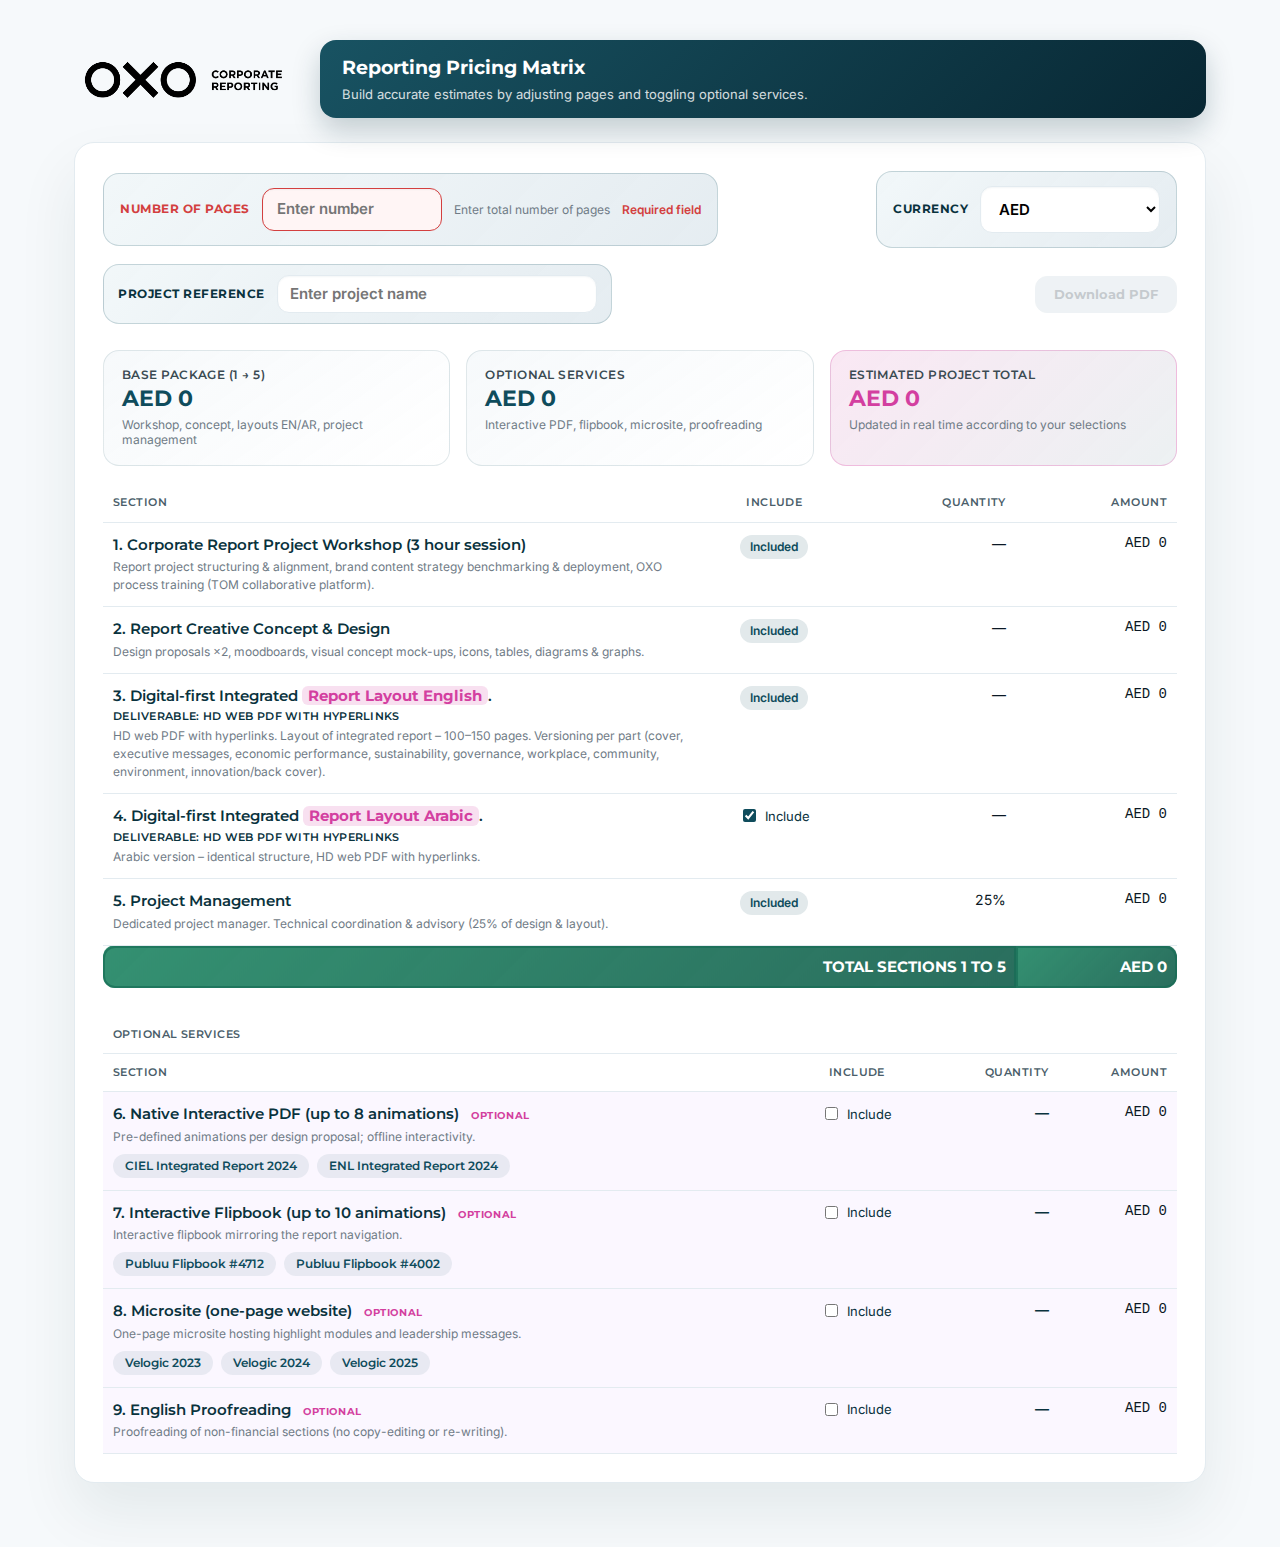
<file: pages.html>
<!DOCTYPE html>
<html lang="en">
<head>
  <meta charset="utf-8" />
  <meta name="viewport" content="width=device-width,initial-scale=1" />
  <title>OXO Corporate Reporting – Pricing Matrix (Pages)</title>
  <link rel="preconnect" href="https://fonts.googleapis.com">
  <link rel="preconnect" href="https://fonts.gstatic.com" crossorigin>
  <link href="https://fonts.googleapis.com/css2?family=Montserrat:wght@500;600;700&family=Inter:wght@400;500;600&display=swap" rel="stylesheet">
  <style>
    :root{
      --bg:#ffffff;
      --ink:#0b1824;
      --muted:#6f7b86;
      --line:#e3ebf0;
      --soft:#f6f9fb;
      --soft2:#eef4f7;
      --petrol:#0f4c5c;
      --petrol-dark:#09323d;
      --magenta:#d33fa0;
      --gold:#c6a25a;
    }
    *,*:before,*:after{box-sizing:border-box}
    body{margin:0;background:var(--soft);color:var(--ink);font-family:Inter,-apple-system,BlinkMacSystemFont,"Segoe UI",Roboto,"Helvetica Neue",Arial,sans-serif}
    .page{max-width:1180px;margin:40px auto 64px;padding:0 24px}
    header{display:flex;flex-wrap:wrap;align-items:center;gap:16px;margin-bottom:24px}
    header img{height:60px;object-fit:contain;margin:auto 0}
    .hero{flex:1 1 260px;background:linear-gradient(135deg,rgba(15,76,92,.96),#082733);color:#fff;padding:16px 22px;border-radius:16px;box-shadow:0 12px 28px rgba(9,46,57,.22)}
    .hero h1{margin:0 0 6px;font:700 19px/1.25 Montserrat,sans-serif}
    .hero p{margin:0;font-size:13px;opacity:.82}
    .workspace{background:#fff;border-radius:20px;border:1px solid var(--line);box-shadow:0 30px 60px rgba(9,46,57,.08);padding:28px}
    .toolbar{display:flex;flex-wrap:wrap;gap:16px;align-items:center;justify-content:space-between;margin-bottom:18px}
    .controls{display:flex;flex-wrap:wrap;gap:12px;align-items:center;padding:14px 16px;border-radius:16px;background:linear-gradient(135deg,rgba(241,247,249,0.95),rgba(227,235,240,0.92));border:1px solid rgba(15,76,92,0.2)}
    .controls label{font:700 12px/1 Montserrat;text-transform:uppercase;color:var(--petrol-dark);letter-spacing:.5px}
    .controls input[type=number],.controls select{width:180px;padding:12px 14px;font:600 15px/1.1 Inter;border-radius:12px;border:1.5px solid var(--line);background:#fff;box-shadow:inset 0 1px 2px rgba(15,76,92,.05)}
    .controls.is-missing input[type=number]{border-color:#d33f3f;background:#fff5f5}
    .controls.is-missing label{color:#d33f3f}
    .hint{font-size:12px;color:var(--muted)}
    .hint.required{color:#d33f3f;font-weight:600}
    .hint.required.hidden{display:none}
    .btn{appearance:none;border-radius:12px;padding:11px 18px;font:700 13px/1 Montserrat;border:1px solid var(--petrol);color:var(--petrol);background:#fff;cursor:pointer;transition:all .2s ease}
    .btn:hover{background:var(--petrol);color:#fff}
    .btn:disabled{opacity:.45;cursor:not-allowed;background:#dbe4e9;color:#7f8b94;border-color:#dbe4e9}
    table{width:100%;border-collapse:collapse}
    th,td{padding:12px 10px;vertical-align:top;border-bottom:1px solid var(--line)}
    th{text-align:left;font:600 11px/1.2 Montserrat;letter-spacing:.45px;color:#4a5e6a;text-transform:uppercase}
    td{font-size:14px;color:var(--ink)}
    .section-label{font:600 15px/1.3 Montserrat;margin-bottom:4px;color:var(--petrol-dark)}
    .section-note{font-size:12px;line-height:1.5;color:var(--muted)}
    .mono{font-variant-numeric:tabular-nums;font-feature-settings:"tnum";font-family:ui-monospace,SFMono-Regular,Menlo,Monaco,Consolas,monospace}
    .right{text-align:right}
    .stripe td{background:var(--soft2);font:700 14px/1 Montserrat}
    .summary-row td{
      background:linear-gradient(135deg,rgba(44,140,108,0.96),rgba(24,98,80,0.92));
      color:#ffffff;
      font:700 15px/1.2 Montserrat;
      text-transform:uppercase;
      border:0;
      box-shadow:inset 0 0 0 2px rgba(22,108,85,0.65);
    }
    .summary-row td:first-child{border-radius:12px 0 0 12px;padding-left:16px}
    .summary-row td:last-child{border-radius:0 12px 12px 0}
    .opt-row td{background:#fbf7ff}
    .opt-row--active td{background:#eef6f8}
    .opt-flag{display:inline-block;margin-left:8px;font:700 10px/1 Montserrat;letter-spacing:.6px;color:var(--magenta)}
    .opt-row--active .opt-flag{color:var(--petrol)}
    .highlight-magenta{display:inline-block;padding:0 6px;border-radius:6px;background:rgba(211,63,160,.16);color:var(--magenta);font-weight:700}
    .title-deliverable{display:block;margin-top:4px;font:600 11px/1.3 Montserrat;letter-spacing:.3px;color:var(--petrol-dark);text-transform:uppercase}
    .center{text-align:center}
    .include-cell{text-align:center}
    .include-toggle{display:inline-flex;align-items:center;gap:6px;font-size:13px;color:var(--petrol-dark)}
    .include-toggle input{accent-color:var(--petrol)}
    .include-toggle span{white-space:nowrap}
    .tag-included{display:inline-flex;align-items:center;padding:6px 10px;border-radius:999px;background:rgba(15,76,92,.12);font:600 12px/1 Inter;color:var(--petrol)}
    .opt-quantity{font-weight:600;color:var(--petrol-dark)}
    .totals-grid{margin:26px 0 18px;display:grid;gap:16px;grid-template-columns:repeat(auto-fit,minmax(220px,1fr))}
    .card{padding:18px;border-radius:16px;border:1px solid rgba(15,76,92,.12);background:linear-gradient(145deg,rgba(246,249,251,.96),rgba(255,255,255,.9))}
    .card-heading{font:600 12px/1 Montserrat;text-transform:uppercase;letter-spacing:.45px;color:#3a4a52;margin-bottom:6px}
    .card strong{display:block;font:700 22px/1.1 Montserrat;color:var(--petrol)}
    .card small{display:block;margin-top:6px;font-size:12px;color:var(--muted)}
    .grand{background:linear-gradient(135deg,rgba(211,63,160,.12),rgba(15,76,92,.08));border:1px solid rgba(211,63,160,.26)}
    .grand strong{color:var(--magenta)}
    .link-list{margin:8px 0 0;padding:0;list-style:none;display:flex;flex-wrap:wrap;gap:8px}
    .link-list li{margin:0}
    .link-list a{display:inline-flex;align-items:center;gap:6px;padding:6px 12px;border-radius:999px;background:rgba(15,76,92,.08);color:var(--petrol);font:600 12px/1 Montserrat;text-decoration:none;transition:all .2s ease}
    .link-list a:hover{background:rgba(15,76,92,.16);color:var(--petrol-dark)}
    .no-print{display:flex}
    .print-only{display:none}
    @media print{
      .print-only{display:block;margin-bottom:16px;padding:12px 16px;background:#f5f8fa;border:1px solid rgba(15,76,92,.22);border-radius:8px}
      .print-only-label{font:600 11px/1.2 Montserrat;text-transform:uppercase;letter-spacing:.45px;color:#4a5e6a;margin-bottom:4px}
      .print-only-value{font:600 15px/1.3 Inter;color:var(--petrol-dark)}
      @page{
        margin:16mm 14mm 18mm;
      }
      body{
        background:#ffffff;
        color:#0b1824;
        font-family:Inter,"Helvetica Neue",Arial,sans-serif;
        font-size:13px;
      }
      .page{
        max-width:none;
        margin:0;
        padding:0;
      }
      header{
        margin-bottom:18px;
        align-items:flex-start;
      }
      header img{
        height:48px;
      }
      .hero{
        background:linear-gradient(135deg,rgba(15,76,92,.12),rgba(8,39,51,.08));
        color:#0b1824;
        border:1px solid rgba(15,76,92,.2);
        box-shadow:none;
      }
      .hero h1{
        font-size:20px;
        margin-bottom:8px;
      }
      .hero p{
        font-size:12px;
        opacity:.85;
      }
      .workspace{
        box-shadow:none;
        border:0;
        padding:0;
      }
      .no-print{display:none !important}
      .totals-grid{
        grid-template-columns:repeat(auto-fit,minmax(220px,1fr));
        gap:12px;
        margin:0 0 16px;
      }
      .card{
        border:1px solid rgba(15,76,92,.22);
        background:#f5f8fa;
        break-inside:avoid;
        padding:16px;
      }
      .card strong{
        font-size:20px;
      }
      table{
        page-break-inside:avoid;
        border:1px solid rgba(15,76,92,.18);
        border-radius:12px;
        overflow:hidden;
      }
      th,td{
        background:#fff !important;
        border-color:rgba(15,76,92,.18);
        padding:10px 12px;
      }
      .summary-row td{
        background:linear-gradient(135deg,rgba(44,140,108,.88),rgba(24,98,80,.82)) !important;
        color:#fff !important;
      }
      .opt-row:not(.opt-row--active){display:none !important}
      .include-toggle,
      .tag-included{display:none !important}
      #optionalTable.optional-empty{display:none !important}
    }
    @media(max-width:680px){
      header{flex-direction:column}
      .hero{width:100%}
      .controls input[type=number]{width:100%}
      .toolbar{align-items:stretch}
      .btn{width:100%;justify-content:center}
    }
  </style>
</head>
<body>
  <div class="page">
    <header>
      <img src="LOGO/OXO_CORPORATE_REPORTING_BLACK.png" alt="OXO Corporate Reporting">
      <div class="hero">
        <h1>Reporting Pricing Matrix</h1>
        <p>Build accurate estimates by adjusting pages and toggling optional services.</p>
      </div>
    </header>

    <div class="workspace">
      <div class="print-only" id="printProjectRef">
        <div class="print-only-label">Project Reference</div>
        <div class="print-only-value" id="printProjectRefValue">—</div>
      </div>
      
      <div class="toolbar no-print">
        <div class="controls" id="pagesControl">
          <label for="pages">Number of pages</label>
          <input id="pages" type="number" min="0" step="1" value="" placeholder="Enter number" aria-label="Number of pages" required>
          <div class="hint">Enter total number of pages</div>
          <div class="hint required hidden" id="pagesHint">Required field</div>
        </div>
        <div class="controls">
          <label for="currencySelect">Currency</label>
          <select id="currencySelect" aria-label="Select currency">
            <option value="USD">USD</option>
            <option value="AED" selected>AED</option>
          </select>
        </div>
        <div class="controls" style="padding:10px 14px;display:flex;align-items:center;gap:12px">
          <label for="projectRef" style="margin:0">Project reference</label>
          <input id="projectRef" type="text" placeholder="Enter project name" aria-label="Project reference" style="width:320px;padding:10px 12px;font:600 15px/1.1 Inter;border-radius:12px;border:1.5px solid var(--line);background:#fff;box-shadow:inset 0 1px 2px rgba(15,76,92,.05)">
        </div>
        <button class="btn" id="exportBtn" title="Export as PDF">Download PDF</button>
      </div>

      <div class="totals-grid">
        <div class="card">
          <div class="card-heading">Base package (1 → 5)</div>
          <strong id="totalBase">AED 0</strong>
          <small>Workshop, concept, layouts EN/AR, project management</small>
        </div>
        <div class="card">
          <div class="card-heading">Optional services</div>
          <strong id="totalOptions">AED 0</strong>
          <small>Interactive PDF, flipbook, microsite, proofreading</small>
        </div>
        <div class="card grand">
          <div class="card-heading">Estimated project total</div>
          <strong id="totalGrand">AED 0</strong>
          <small>Updated in real time according to your selections</small>
        </div>
      </div>

      <table>
        <thead>
          <tr>
            <th style="width:55%">Section</th>
            <th class="center" style="width:15%">Include</th>
            <th class="right" style="width:15%">Quantity</th>
            <th class="right" style="width:15%">Amount</th>
          </tr>
        </thead>
        <tbody id="rows"></tbody>
      </table>

      <table id="optionalTable" style="margin-top:28px">
        <thead>
          <tr>
            <th colspan="4">Optional services</th>
          </tr>
          <tr>
            <th>Section</th>
            <th class="center">Include</th>
            <th class="right">Quantity</th>
            <th class="right">Amount</th>
          </tr>
        </thead>
        <tbody id="rowsOptional"></tbody>
      </table>
    </div>
  </div>

  <script>
    const PRICES = {
      workshop_fixed: 300,
      design_per_page: 26.5,
      layout_en_per_page: 21.5,
      layout_ar_per_page: 23.5,
      pm_per_page: 12,
      interactive_pdf_per_page: 16.5,
      flipbook_per_page: 22.5,
      microsite_fixed: 3800,
      proofreading_per_page: 18.5
    };

    const SHEET_CSV = 'https://docs.google.com/spreadsheets/d/1w9ni9chAIuGjorkZzLlYiqcy9hHl_cmUDDSiQPGiAx8/gviz/tq?tqx=out:csv&gid=619171879';
    // Onglet "Devises" pour les taux de change - GID à remplacer par celui de l'onglet "Devises"
    const CURRENCY_SHEET_CSV = 'https://docs.google.com/spreadsheets/d/1w9ni9chAIuGjorkZzLlYiqcy9hHl_cmUDDSiQPGiAx8/gviz/tq?tqx=out:csv&gid=1246682262';

    let currentCurrency = 'AED';
    let exchangeRates = { USD: 1, AED: 1 }; // Taux par défaut = 1 si non trouvé dans le sheet
    let minimums = {}; // Minimums par service (ex: { 'design_per_page': 1800 })

    const fmt = (n, currency = currentCurrency) => {
      return new Intl.NumberFormat('en-US', {style: 'currency', currency: currency, maximumFractionDigits: 0}).format(n);
    };

    const convertAmount = (amountUSD) => {
      const rate = exchangeRates[currentCurrency] || 1;
      if (currentCurrency !== 'USD') {
        console.log(`Converting ${amountUSD} USD to ${currentCurrency} (rate: ${rate}) = ${amountUSD * rate}`);
      }
      return amountUSD * rate;
    };

    const pagesEl = document.getElementById('pages');
    const exportBtn = document.getElementById('exportBtn');
    const controlsBox = document.getElementById('pagesControl');
    const pagesHint = document.getElementById('pagesHint');
    const currencySelect = document.getElementById('currencySelect');
    const rowsEl = document.getElementById('rows');
    const rowsOptEl = document.getElementById('rowsOptional');
    const optionalTable = document.getElementById('optionalTable');
    const totalBaseEl = document.getElementById('totalBase');
    const totalOptionsEl = document.getElementById('totalOptions');
    const totalGrandEl = document.getElementById('totalGrand');

    const toggles = {
      opt6: false,
      opt7: false,
      opt8: false,
      opt9: false
    };
    let includeArabic = true;

    const BASE_SERVICES = [
      {
        id: 'base1',
        title: '1. Corporate Report Project Workshop (3 hour session)',
        key: 'workshop_fixed',
        type: 'fixed',
        description: 'Report project structuring & alignment, brand content strategy benchmarking & deployment, OXO process training (TOM collaborative platform).',
        quantity: () => '—'
      },
      {
        id: 'base2',
        title: '2. Report Creative Concept & Design',
        key: 'design_per_page',
        type: 'per_page',
        description: 'Design proposals ×2, moodboards, visual concept mock-ups, icons, tables, diagrams & graphs.'
      },
      {
        id: 'base3',
        title: '3. Digital-first Integrated <span class="highlight-magenta">Report Layout English</span>.<span class="title-deliverable">Deliverable: HD Web PDF with hyperlinks</span>',
        key: 'layout_en_per_page',
        type: 'per_page',
        description: 'HD web PDF with hyperlinks. Layout of integrated report – 100–150 pages. Versioning per part (cover, executive messages, economic performance, sustainability, governance, workplace, community, environment, innovation/back cover).'
      },
      {
        id: 'base4',
        title: '4. Digital-first Integrated <span class="highlight-magenta">Report Layout Arabic</span>.<span class="title-deliverable">Deliverable: HD Web PDF with hyperlinks</span>',
        key: 'layout_ar_per_page',
        type: 'per_page',
        description: 'Arabic version – identical structure, HD web PDF with hyperlinks.'
      },
      {
        id: 'base5',
        title: '5. Project Management',
        key: 'pm_per_page',
        type: 'per_page',
        description: 'Dedicated project manager. Technical coordination & advisory (25% of design & layout).'
      }
    ];

    const OPTIONAL_SERVICES = [
      {
        id: 'opt6',
        title: '6. Native Interactive PDF (up to 8 animations)',
        key: 'interactive_pdf_per_page',
        type: 'optional_per_page',
        description: 'Pre-defined animations per design proposal; offline interactivity.',
        links: [
          ['CIEL Integrated Report 2024', 'https://www.cielgroup.com/sites/default/files/2024-11/CIEL_%20Annual%20Integrated%20Report%20_2024.pdf'],
          ['ENL Integrated Report 2024', 'https://www.enl.mu/media/u0nlqn3i/enl-integrated-report-2024.pdf']
        ]
      },
      {
        id: 'opt7',
        title: '7. Interactive Flipbook (up to 10 animations)',
        key: 'flipbook_per_page',
        type: 'optional_per_page',
        description: 'Interactive flipbook mirroring the report navigation.',
        links: [
          ['Publuu Flipbook #4712', 'https://publuu.com/flip-book/4712/9016/page/1?cover'],
          ['Publuu Flipbook #4002', 'https://publuu.com/flip-book/4002/120275/page/1?cover']
        ]
      },
      {
        id: 'opt8',
        title: '8. Microsite (one-page website)',
        key: 'microsite_fixed',
        type: 'optional_fixed',
        description: 'One-page microsite hosting highlight modules and leadership messages.',
        links: [
          ['Velogic 2023', 'https://integratedreport.velogic.net/2023/'],
          ['Velogic 2024', 'https://integratedreport.velogic.net/2024/'],
          ['Velogic 2025', 'https://integratedreport.velogic.net/2025/']
        ],
        quantity: () => '1 project'
      },
      {
        id: 'opt9',
        title: '9. English Proofreading',
        key: 'proofreading_per_page',
        type: 'optional_per_page',
        description: 'Proofreading of non-financial sections (no copy-editing or re-writing).'
      }
    ];

    const normalizeLabel = (label = '') => label
      .normalize('NFKD')
      .replace(/[\u0300-\u036f]/g, '')
      .toLowerCase()
      .replace(/[^a-z0-9]+/g, '');

    function calculateAmount(value, type, pages) {
      if (typeof value !== 'number' || Number.isNaN(value)) return 0;
      return type.includes('fixed') ? value : value * pages;
    }

    function formatQuantity(service, pages) {
      if (typeof service.quantity === 'function') {
        return service.quantity(pages);
      }
      if (service.type.includes('per_page')) {
        if (pages <= 0) return '—';
        const unit = pages === 1 ? 'page' : 'pages';
        return `${pages} ${unit}`;
      }
      if (service.type.includes('fixed')) {
        if (pages <= 0) return '—';
        return '1 project';
      }
      return '—';
    }

    function linkList(items) {
      if (!items || !items.length) return '';
      return `<ul class="link-list">${items.map(([label, url]) => `<li><a href="${url}" target="_blank" rel="noopener">${label}</a></li>`).join('')}</ul>`;
    }

    function row(title, desc, includeHtml, qty, amount) {
      return `<tr>
        <td>
          <div class="section-label">${title}</div>
          ${desc ? `<div class="section-note">${desc}</div>` : ''}
        </td>
        <td class="include-cell">${includeHtml}</td>
        <td class="right">${qty}</td>
        <td class="right mono">${fmt(amount)}</td>
      </tr>`;
    }

    function optRow(service, detail, qty, amount, include) {
      return `<tr class="opt-row${include ? ' opt-row--active' : ''}">
        <td>
          <div class="section-label">${service.title} <span class="opt-flag">OPTIONAL</span></div>
          ${detail ? `<div class="section-note">${detail}</div>` : ''}
        </td>
        <td class="include-cell">
          <label class="include-toggle">
            <input type="checkbox" id="${service.id}" ${include ? 'checked' : ''}>
            <span>Include</span>
          </label>
        </td>
        <td class="right opt-quantity">${qty}</td>
        <td class="right mono">${fmt(amount)}</td>
      </tr>`;
    }

    function renderBaseRows(pages, optionalTotals = {}) {
      let subtotal = 0;
      const amountByIdUSD = {};
      const html = BASE_SERVICES.map(service => {
        const unit = PRICES[service.key];
        const isOptionalArabic = service.id === 'base4';
        const isIncluded = isOptionalArabic ? includeArabic : true;
        const includeMarkup = isOptionalArabic
          ? `<label class="include-toggle"><input type="checkbox" id="includeArabic" ${includeArabic ? 'checked' : ''}><span>Include</span></label>`
          : '<span class="tag-included">Included</span>';
        const qtyRaw = formatQuantity(service, pages);
        let qtyDisplay = isIncluded ? qtyRaw : '—';
        let amountUSD = 0;
        let description = service.description;
        if (service.id === 'base3' && pages > 0 && typeof description === 'string') {
          const pagesText = `${pages} ${pages === 1 ? 'page' : 'pages'}`;
          description = description.replace(/100–150 pages/gi, `${pagesText}`);
        }

        if (isIncluded) {
          if (service.id === 'base5') {
            const eligibleTotalUSD =
              (amountByIdUSD['base2'] || 0) +
              (amountByIdUSD['base3'] || 0) +
              (amountByIdUSD['base4'] || 0) +
              (optionalTotals['opt6'] || 0) +
              (optionalTotals['opt7'] || 0) +
              (optionalTotals['opt8'] || 0);
            amountUSD = eligibleTotalUSD * 0.25;
            qtyDisplay = '25%';
          } else {
            amountUSD = calculateAmount(unit, service.type, pages);
            if (pages <= 0 && service.type.includes('fixed')) {
              amountUSD = 0;
            }
            if (service.id === 'base2' && pages > 0) {
              const minPrice = minimums[service.key];
              if (minPrice && minPrice > 0) {
                amountUSD = Math.max(amountUSD, minPrice);
              }
            }
          }
        }
        amountByIdUSD[service.id] = amountUSD;
        const amountDisplay = convertAmount(amountUSD);
        subtotal += amountDisplay;
        return row(service.title, description, includeMarkup, qtyDisplay, amountDisplay);
      }).join('');

      const subtotalRow = `<tr class="summary-row"><td colspan="3" class="right">TOTAL SECTIONS 1 TO 5</td><td class="right mono">${fmt(subtotal)}</td></tr>`;
      return { html: html + subtotalRow, subtotal };
    }

    function renderOptionalRows(pages) {
      let total = 0;
      let hasActive = false;
      const totalsById = {};
      const html = OPTIONAL_SERVICES.map(service => {
        const unit = PRICES[service.key];
        const quantityRaw = formatQuantity(service, pages);
        const include = Boolean(toggles[service.id]);
        const qty = include ? quantityRaw : '—';
        let amountUSD = include ? calculateAmount(unit, service.type, pages) : 0;
        const amountDisplay = convertAmount(amountUSD);
        totalsById[service.id] = amountUSD;
        if (include) {
          total += amountDisplay;
          hasActive = true;
        }
        const detail = service.description + (service.links ? linkList(service.links) : '');
        return optRow(service, detail, qty, amountDisplay, include);
      }).join('');
      return { html, total, hasActive, totalsById };
    }

    function attachBaseHandlers() {
      const checkbox = document.getElementById('includeArabic');
      if (checkbox) {
        checkbox.addEventListener('change', (event) => {
          includeArabic = event.target.checked;
          render();
        });
      }
    }

    function attachOptionHandlers() {
      OPTIONAL_SERVICES.forEach(service => {
        const checkbox = document.getElementById(service.id);
        if (checkbox) {
          checkbox.addEventListener('change', (event) => {
            toggles[service.id] = event.target.checked;
            render();
          });
        }
      });
    }

    function render() {
      const raw = (pagesEl.value || '').trim();
      const parsed = Number(raw);
      const missing = raw === '' || Number.isNaN(parsed) || parsed <= 0;
      const pages = missing ? 0 : Math.max(0, parsed);

      controlsBox.classList.toggle('is-missing', missing);
      pagesHint.classList.toggle('hidden', !missing);
      exportBtn.disabled = missing;

      const optional = renderOptionalRows(pages);
      const base = renderBaseRows(pages, optional.totalsById);

      rowsEl.innerHTML = base.html;
      rowsOptEl.innerHTML = optional.html;
      optionalTable.classList.toggle('optional-empty', !optional.hasActive);

      totalBaseEl.textContent = fmt(base.subtotal);
      totalOptionsEl.textContent = fmt(optional.total);
      totalGrandEl.textContent = fmt(base.subtotal + optional.total);

      attachBaseHandlers();
      attachOptionHandlers();
    }

    ['input','change','keyup','blur','paste'].forEach(evt => pagesEl.addEventListener(evt, render));

    if (currencySelect) {
      currencySelect.addEventListener('change', (event) => {
        currentCurrency = event.target.value;
        render();
      });
    }

    exportBtn.addEventListener('click', () => {
      // Update print version with project reference
      const projectRefInput = document.getElementById('projectRef');
      const printProjectRefValue = document.getElementById('printProjectRefValue');
      if (projectRefInput && printProjectRefValue) {
        printProjectRefValue.textContent = projectRefInput.value.trim() || '—';
      }
      window.print();
    });

    render();

    // Fonction pour charger les taux de change depuis l'onglet "Devises"
    async function loadExchangeRates() {
      try {
        const res = await fetch(CURRENCY_SHEET_CSV, { cache: 'no-store' });
        if (!res.ok) throw new Error('fetch failed');
        const csv = await res.text();
        const lines = csv.trim().split(/\r?\n/);
        lines.shift();
        const rows = lines.map(line => line.split(/,(?=(?:[^\"]*\"[^\"]*\")*[^\"]*$)/).map(cell => cell.replace(/^\"|\"$/g, '').trim()))
          .filter(cols => cols.length >= 4);

        rows.forEach(([section, label, type, price]) => {
          // Gérer les nombres avec virgule (format européen) ou point (format US)
          // Ex: "3,61" ou "3.61" → 3.61
          let cleaned = (price || '').trim();
          // Remplacer la virgule par un point pour le parsing
          cleaned = cleaned.replace(/,/g, '.');
          // Garder seulement les chiffres, points et tirets
          cleaned = cleaned.replace(/[^\d.-]/g, '');
          const numeric = cleaned === '' ? NaN : Number(cleaned);
          const labelUpper = (label || '').toUpperCase().trim();
          
          // Détection du code devise dans le label (AED, EUR, etc.)
          const currencyCode = labelUpper.match(/\b(USD|AED|EUR|GBP|JPY|CHF|CAD|AUD)\b/);
          if (currencyCode && !Number.isNaN(numeric) && numeric > 0) {
            exchangeRates[currencyCode[1]] = numeric;
            console.log(`✓ Exchange rate loaded from "Devises" tab: ${currencyCode[1]} = ${numeric}`);
          } else if (labelUpper.trim().match(/^(USD|AED|EUR|GBP|JPY|CHF|CAD|AUD)$/) && !Number.isNaN(numeric) && numeric > 0) {
            // Si le label est directement un code devise
            const code = labelUpper.trim();
            exchangeRates[code] = numeric;
            console.log(`✓ Exchange rate loaded (direct): ${code} = ${numeric}`);
          }
        });
      } catch (err) {
        console.warn('Unable to load exchange rates from "Devises" tab:', err);
      }
    }

    (async function loadPrices() {
      try {
        const res = await fetch(SHEET_CSV, { cache: 'no-store' });
        if (!res.ok) throw new Error('fetch failed');
        const csv = await res.text();
        const lines = csv.trim().split(/\r?\n/);
        lines.shift();
        const rows = lines.map(line => line.split(/,(?=(?:[^\"]*\"[^\"]*\")*[^\"]*$)/).map(cell => cell.replace(/^\"|\"$/g, '').trim()))
          .filter(cols => cols.length >= 4);

        const byLabel = new Map();
        rows.forEach(([section, label, type, price]) => {
          // Gérer les nombres avec virgule (format européen) ou point (format US)
          let cleaned = (price || '').trim();
          cleaned = cleaned.replace(/,/g, '.'); // Convertir virgule en point
          cleaned = cleaned.replace(/[^\d.-]/g, ''); // Garder seulement chiffres, points, tirets
          const numeric = cleaned === '' ? NaN : Number(cleaned);
          const slug = normalizeLabel(label);
          
          // Charger les minimums depuis la section "MINIMUMS"
          const sectionUpper = (section || '').toUpperCase().trim();
          if (sectionUpper === 'MINIMUMS' || sectionUpper === 'MINIMUM') {
            const labelSlug = normalizeLabel(label);
            const minKeyMap = {
              [normalizeLabel('Report Creative Concept & Design')]: 'design_per_page'
            };
            const minKey = minKeyMap[labelSlug];
            if (minKey && !Number.isNaN(numeric) && numeric > 0) {
              minimums[minKey] = numeric;
              console.log(`✓ Minimum loaded from Google Sheet: ${minKey} = ${numeric}`);
            }
          } else if (!Number.isNaN(numeric) && slug) {
            byLabel.set(slug, { type, price: numeric });
          }
        });

        const labelToKey = {
          [normalizeLabel('Corporate Report Project Workshop')]: 'workshop_fixed',
          [normalizeLabel('Report Creative Concept & Design')]: 'design_per_page',
          [normalizeLabel('Digital-first Integrated Report Layout – English')]: 'layout_en_per_page',
          [normalizeLabel('Digital-first Integrated Report Layout – Arabic')]: 'layout_ar_per_page',
          [normalizeLabel('Project Management')]: 'pm_per_page',
          [normalizeLabel('Native Interactive PDF')]: 'interactive_pdf_per_page',
          [normalizeLabel('Interactive Flipbook')]: 'flipbook_per_page',
          [normalizeLabel('Microsite')]: 'microsite_fixed',
          [normalizeLabel('English Proofreading')]: 'proofreading_per_page'
        };

        Object.entries(labelToKey).forEach(([slug, key]) => {
          const record = byLabel.get(slug);
          if (record && key !== 'pm_per_page') {
            PRICES[key] = record.price;
          }
        });
        
        console.log('Prices loaded from Google Sheet');
      } catch (err) {
        console.warn('Unable to load Google Sheet:', err);
      }
      
      // Charger les taux de change depuis l'onglet "Devises"
      await loadExchangeRates();
      
      console.log('Exchange rates loaded:', exchangeRates);
      if (!exchangeRates['AED'] || exchangeRates['AED'] === 1) {
        console.error('❌ AED exchange rate NOT FOUND in "Devises" tab!');
        console.error('Check that the "Devises" tab contains: Label=AED, Unit Price=taux');
        console.error('Current exchangeRates:', exchangeRates);
      } else {
        console.log('✓ AED rate loaded:', exchangeRates['AED']);
      }
      
      render();
    })();
  </script>
</body>
</html>
</file>
